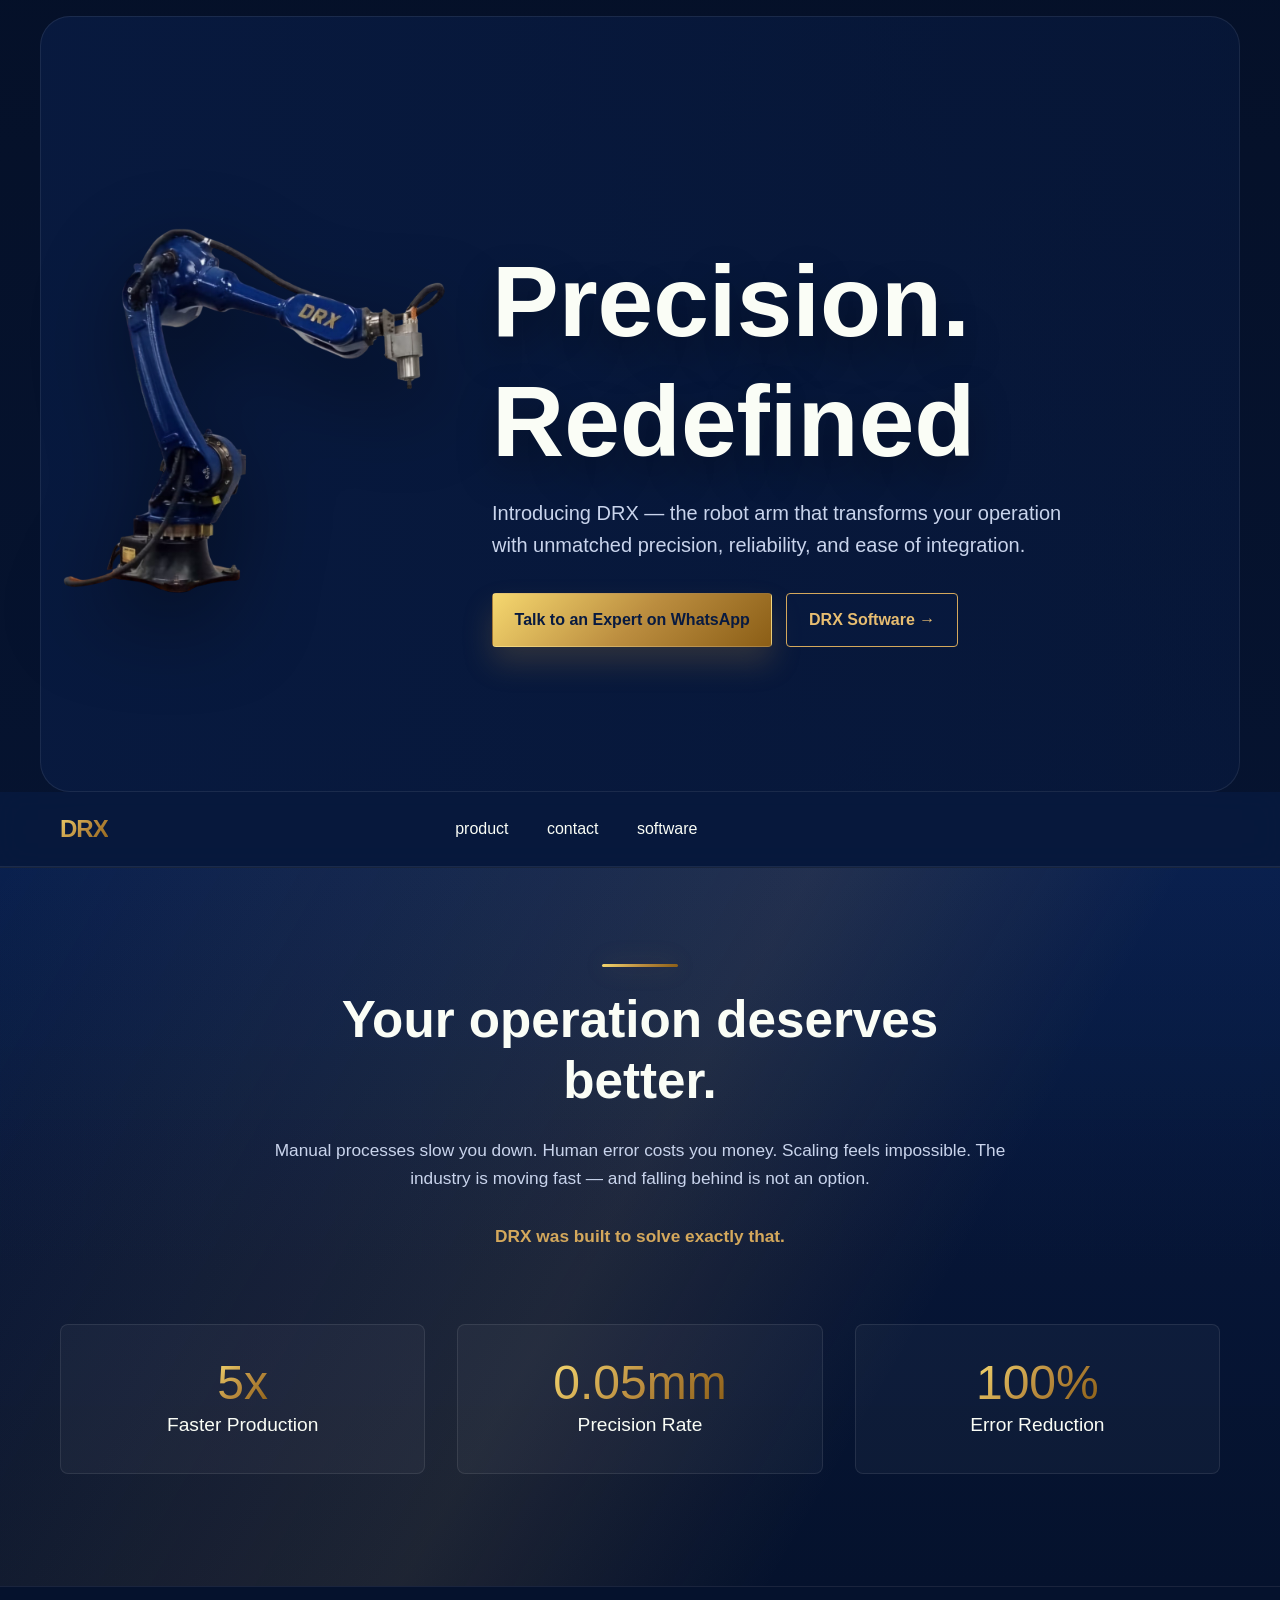
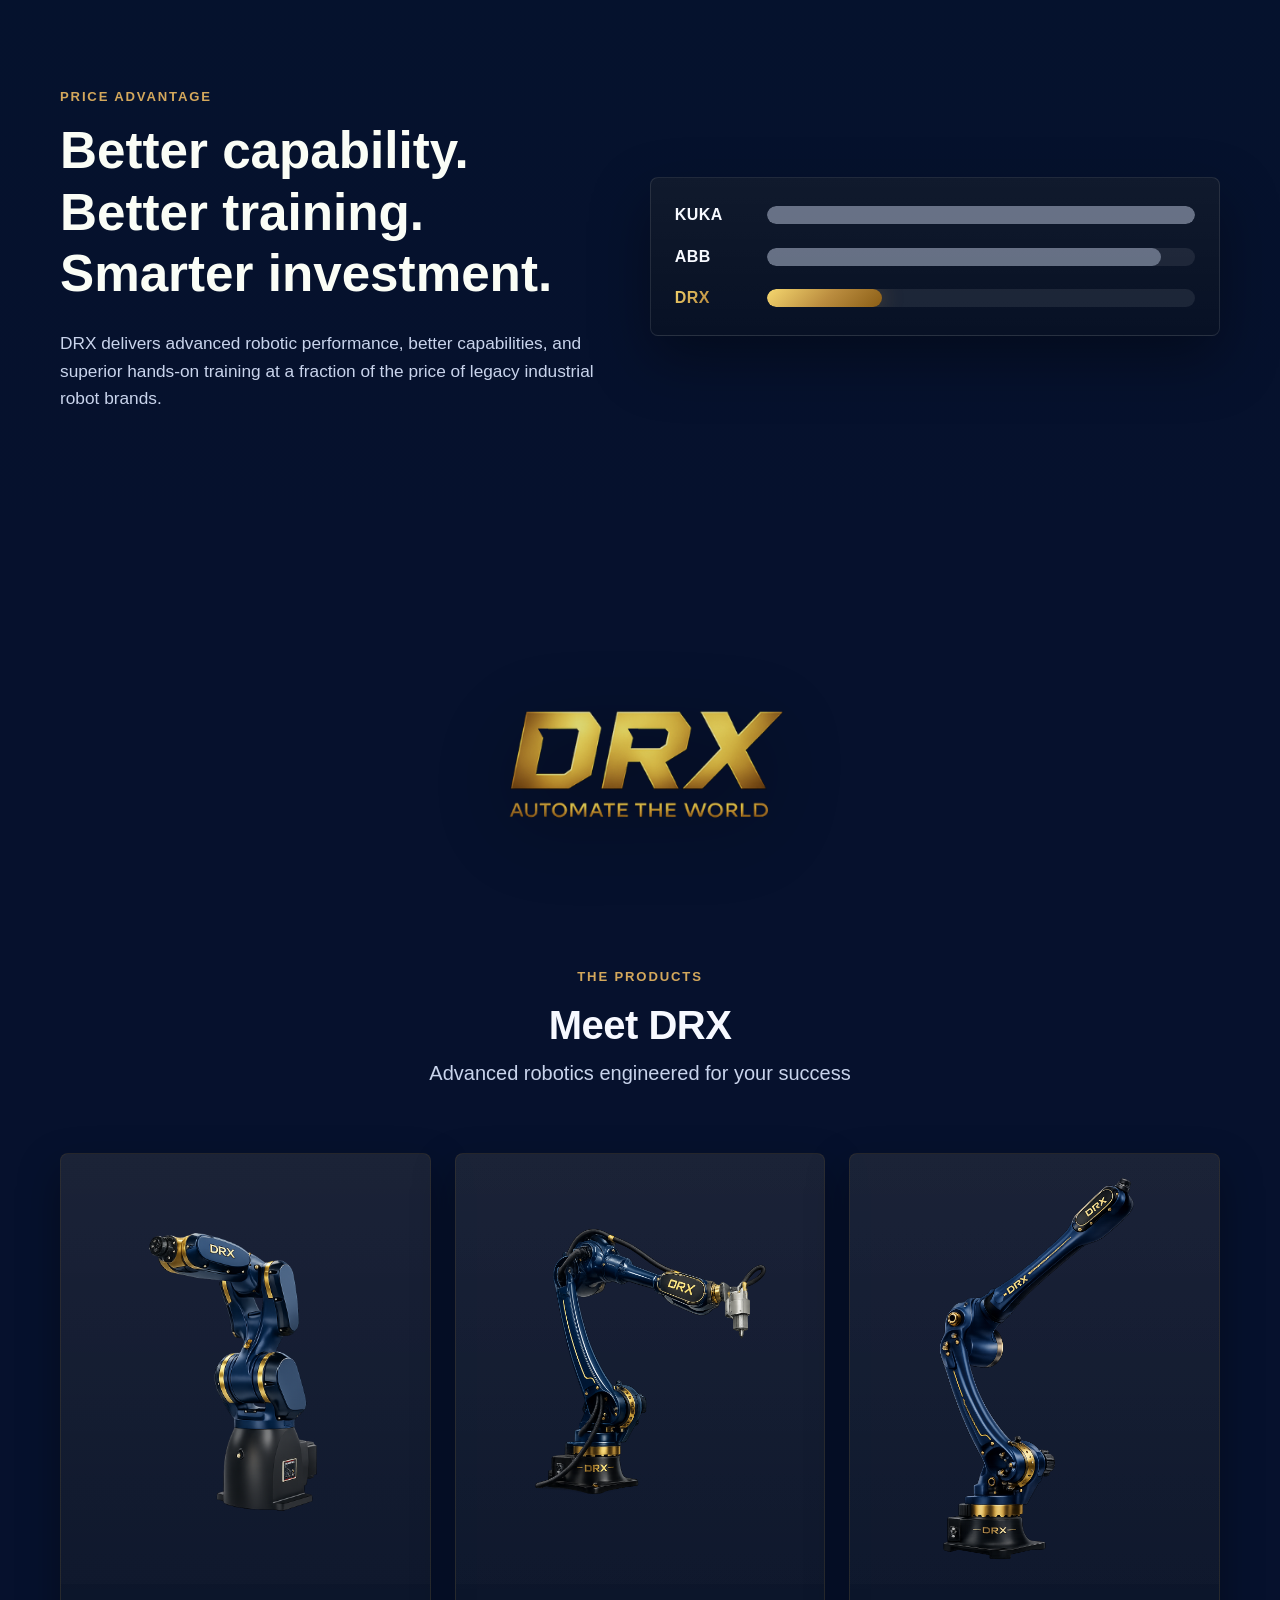
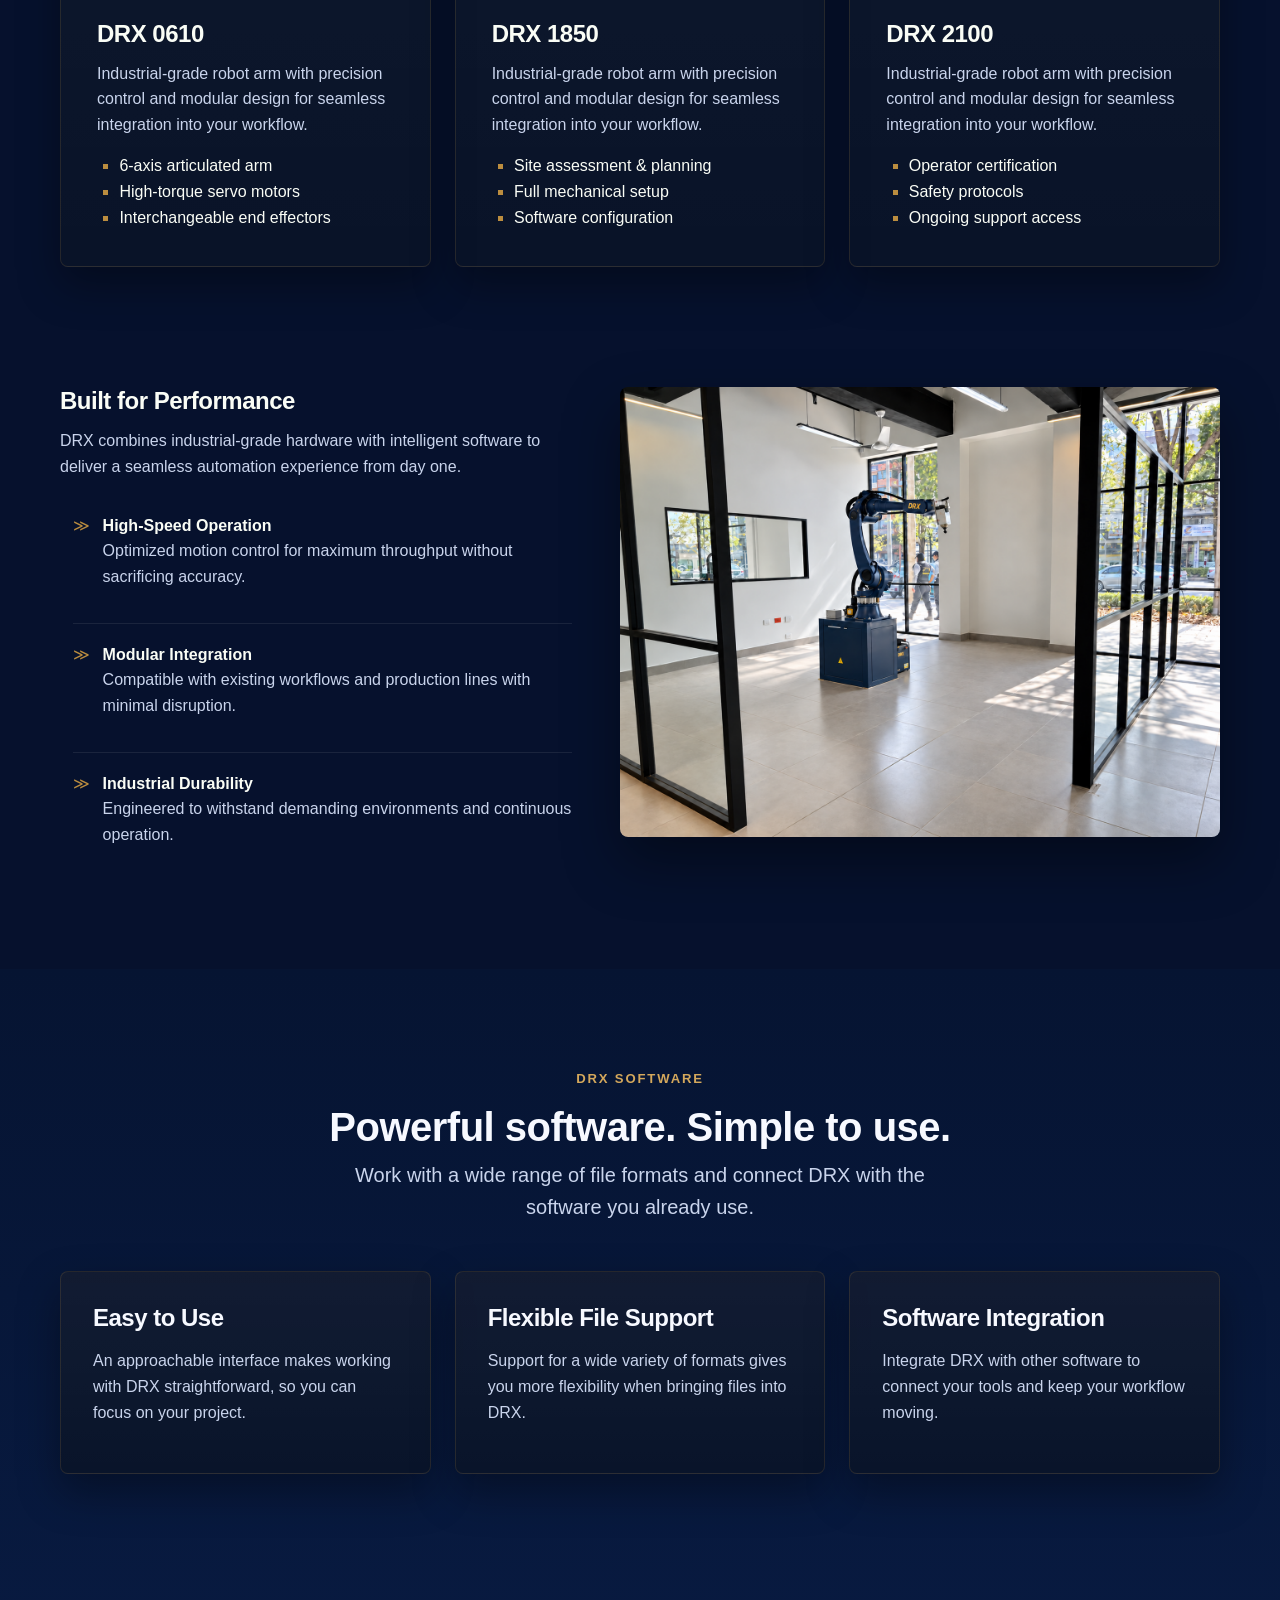
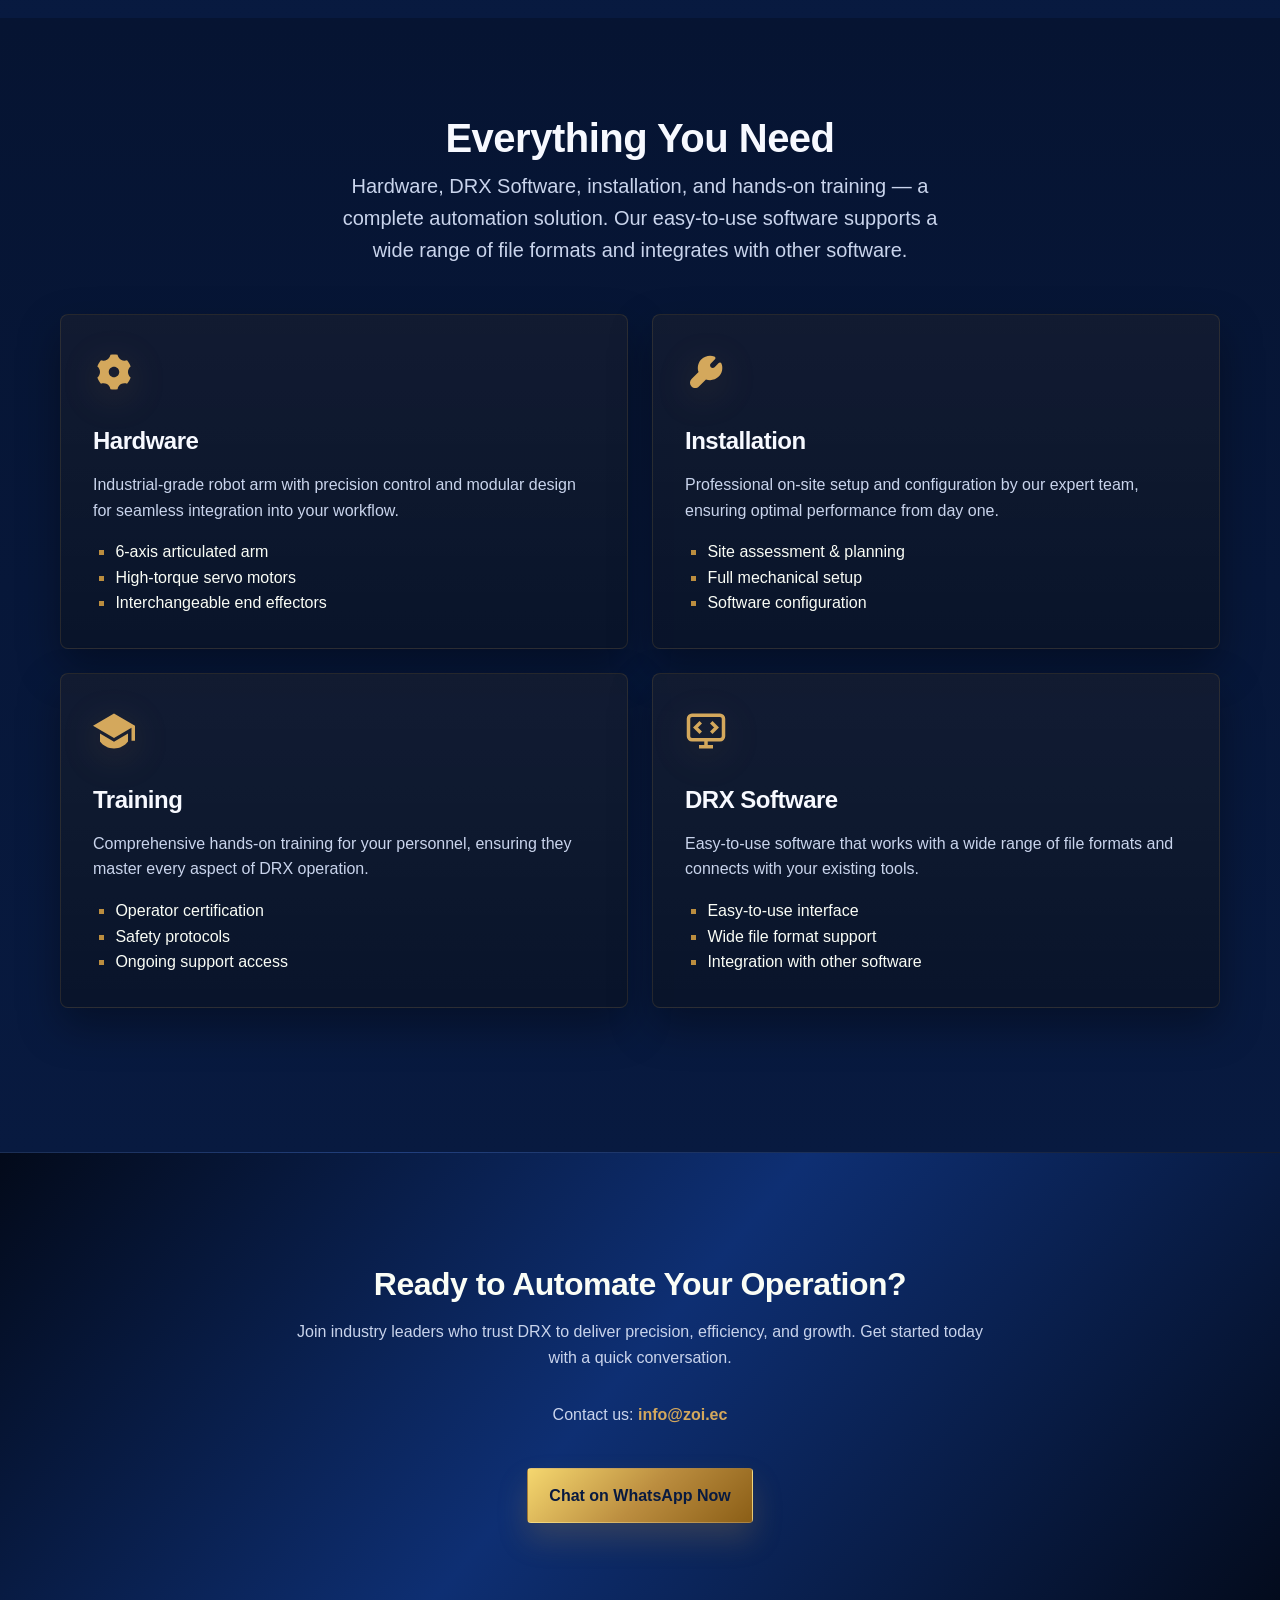
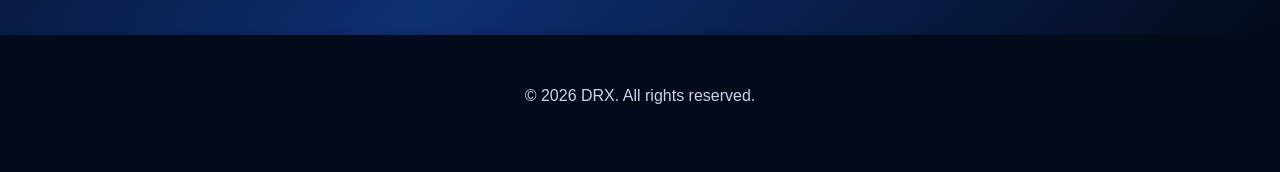
<file: index.html>
<!doctype html>
<html lang="en">
    <head>
        <meta charset="UTF-8" />
        <meta name="viewport" content="width=device-width, initial-scale=1" />
        <title>DRX - Automate Your World</title>
        <link rel="icon" type="image/png" href="img/DRX_favicon_x.png" />
        <link rel="apple-touch-icon" href="img/DRX_favicon_x.png" />
        <!-- Google tag (gtag.js) -->
        <script async src="https://www.googletagmanager.com/gtag/js?id=G-7HXJJ2K8JB"></script>
        <script>
            window.dataLayer = window.dataLayer || [];
            function gtag(){dataLayer.push(arguments);}
            gtag('js', new Date());

            gtag('config', 'G-7HXJJ2K8JB');
        </script>
        <link href="css/style.css?v=2afd2c19a902" rel="stylesheet" />
        <script src="js/main.js" defer></script>
    </head>
    <body>
        <!-- Hero Section -->
        <section class="hero">
            <div class="container">
                <div class="hero-video">
                  <video src="video/test-hero.mp4" muted autoplay loop></video>
                </div>
                <div class="hero-visual">
                    <img src="img/robot-arm.png" alt="DRX arm" />
                </div>
                <div class="hero-content">
                    <h1 class="hero-title">Precision. Redefined</h1>
                    <p class="hero-subtitle">
                        Introducing DRX — the robot arm that transforms your
                        operation with unmatched precision, reliability, and
                        ease of integration.
                    </p>
                    <div class="hero-actions">
                    <a
                        href="https://wa.me/17866532671?text=Hi%20ZOI%2C%20I%27m%20interested%20in%20learning%20more%20about%20DRX"
                        target="_blank"
                        rel="noopener"
                        class="cta-button cta-primary"
                        >Talk to an Expert on WhatsApp</a
                    >
                    <a href="/software/" class="cta-button cta-software">DRX Software →</a>
                    </div>
                </div>
            </div>
        </section>

        <!-- Navigation -->
        <nav class="navbar">
            <div class="container">
                <div class="nav-wrapper">
                    <div class="logo-wrapper">
                        <div class="logo">DRX</div>
                    </div>
                    <ul class="nav-links">
                        <li>
                            <a class="nav-link" href="#product">product</a>
                        </li>
                        <li>
                            <a class="nav-link" href="#contact">contact</a>
                        </li>
                        <li>
                            <a class="nav-link" href="/software/">software</a>
                        </li>
                    </ul>
                    <a
                        href="https://wa.me/17866532671?text=Hi%20ZOI%2C%20I%27m%20interested%20in%20learning%20more%20about%20DRX"
                        target="_blank"
                        rel="noopener"
                        class="nav-cta"
                        >Chat on WhatsApp</a
                    >
                </div>
            </div>
        </nav>
        <!-- Problem -->
        <section class="problem">
            <div class="container">
                <div class="problem-content">
                    <h2>Your operation deserves better.</h2>
                    <p>
                        Manual processes slow you down. Human error costs you
                        money. Scaling feels impossible. The industry is moving
                        fast — and falling behind is not an option.
                    </p>
                    <p class="problem-highlight">
                        DRX was built to solve exactly that.
                    </p>
                </div>
                <div class="problem-stats">
                    <div class="stat-card">
                        <span class="stat-number">5x</span>
                        <span class="stat-label">Faster Production</span>
                    </div>
                    <div class="stat-card">
                        <span class="stat-number">0.05mm</span>
                        <span class="stat-label">Precision Rate</span>
                    </div>
                    <div class="stat-card">
                        <span class="stat-number">100%</span>
                        <span class="stat-label">Error Reduction</span>
                    </div>
                </div>
            </div>
        </section>
        <!-- Price Advantage -->
        <section class="price-advantage">
            <div class="container">
                <div class="price-copy">
                    <span class="section-tag">Price Advantage</span>
                    <h2>Better capability. Better training. Smarter investment.</h2>
                    <p>
                        DRX delivers advanced robotic performance, better
                        capabilities, and superior hands-on training at a
                        fraction of the price of legacy industrial robot brands.
                    </p>
                </div>
                <div
                    class="price-chart"
                    aria-label="Visual price comparison without displayed values"
                >
                    <div class="price-row competitor">
                        <span class="price-brand">KUKA</span>
                        <span class="price-bar">
                            <span style="--bar-size: 100%"></span>
                        </span>
                    </div>
                    <div class="price-row competitor">
                        <span class="price-brand">ABB</span>
                        <span class="price-bar">
                            <span style="--bar-size: 92%"></span>
                        </span>
                    </div>
                    <div class="price-row drx">
                        <span class="price-brand">DRX</span>
                        <span class="price-bar">
                            <span style="--bar-size: 27%"></span>
                        </span>
                    </div>
                </div>
            </div>
        </section>
        <!-- ======= PRODUCT SHOWCASE SECTION ======= -->
        <section class="product-showcase" id="product">
            <div class="container">
                <div class="section-header">
                    <img
                        src="./img/DRX_logo_transparent.png"
                        alt="DRX Automate the World"
                        class="product-brand-logo"
                    />
                    <span class="section-tag">The Products</span>
                    <h2>Meet DRX</h2>
                    <p>Advanced robotics engineered for your success</p>
                </div>
                <div class="cards-grid">
                    <div class="card product-card">
                        <img
                            src="./img/robot-arms.png"
                            alt="Robot pequeño imagen"
                            class="solution-card__img"
                        />
                        <div class="card__content">
                            <h3>DRX 0610</h3>
                            <p>
                                Industrial-grade robot arm with precision
                                control and modular design for seamless
                                integration into your workflow.
                            </p>
                            <ul class="included-features">
                                <li>6-axis articulated arm</li>
                                <li>High-torque servo motors</li>
                                <li>Interchangeable end effectors</li>
                            </ul>
                        </div>
                    </div>
                    <div class="card product-card">
                        <img
                            src="./img/robot-armm.png"
                            alt="Robot pequeño imagen"
                            class="solution-card__img"
                        />
                        <div class="card__content">
                            <h3>DRX 1850</h3>
                            <p>
                                Industrial-grade robot arm with precision
                                control and modular design for seamless
                                integration into your workflow.
                            </p>
                            <ul class="included-features">
                                <li>Site assessment & planning</li>
                                <li>Full mechanical setup</li>
                                <li>Software configuration</li>
                            </ul>
                        </div>
                    </div>
                    <div class="card product-card">
                        <img
                            src="./img/robot-arml.png"
                            alt="Robot pequeño imagen"
                            class="solution-card__img"
                        />
                        <div class="card__content">
                            <h3>DRX 2100</h3>
                            <p>
                                Industrial-grade robot arm with precision
                                control and modular design for seamless
                                integration into your workflow.
                            </p>
                            <ul class="included-features">
                                <li>Operator certification</li>
                                <li>Safety protocols</li>
                                <li>Ongoing support access</li>
                            </ul>
                        </div>
                    </div>
                </div>
                <div class="product-main">
                    <div class="product-visual">
                        <div class="product-image-wrapper">
                            <img
                                src="./img/robot-real-enhanced-v3.png"
                                alt="DRX Robot Arm"
                                class="product-image"
                            />
                        </div>
                    </div>
                    <div class="product-specs">
                        <h3>Built for Performance</h3>
                        <p>
                            DRX combines industrial-grade hardware with
                            intelligent software to deliver a seamless
                            automation experience from day one.
                        </p>
                        <ul class="specs-list">
                            <li>
                                <span class="spec-icon">&gg;</span>
                                <div>
                                    <strong>High-Speed Operation</strong>
                                    <p>
                                        Optimized motion control for maximum
                                        throughput without sacrificing accuracy.
                                    </p>
                                </div>
                            </li>
                           
                            <li>
                                <span class="spec-icon">&gg;</span>
                                <div>
                                    <strong>Modular Integration</strong>
                                    <p>
                                        Compatible with existing workflows and
                                        production lines with minimal
                                        disruption.
                                    </p>
                                </div>
                            </li>
                            <li>
                                <span class="spec-icon">&gg;</span>
                                <div>
                                    <strong>Industrial Durability</strong>
                                    <p>
                                        Engineered to withstand demanding
                                        environments and continuous operation.
                                    </p>
                                </div>
                            </li>
                        </ul>
                    </div>
                </div>
            </div>
        </section>

        <!-- DRX Software -->
        <section class="solution-showcase" id="software" aria-labelledby="software-title">
            <div class="container">
                <div class="section-header">
                    <span class="section-tag">DRX Software</span>
                    <h2 id="software-title">Powerful software. Simple to use.</h2>
                    <p>
                        Work with a wide range of file formats and connect DRX
                        with the software you already use.
                    </p>
                </div>
                <div class="cards-grid">
                    <div class="card solution-card">
                        <h3>Easy to Use</h3>
                        <p>
                            An approachable interface makes working with DRX
                            straightforward, so you can focus on your project.
                        </p>
                    </div>
                    <div class="card solution-card">
                        <h3>Flexible File Support</h3>
                        <p>
                            Support for a wide variety of formats gives you
                            more flexibility when bringing files into DRX.
                        </p>
                    </div>
                    <div class="card solution-card">
                        <h3>Software Integration</h3>
                        <p>
                            Integrate DRX with other software to connect your
                            tools and keep your workflow moving.
                        </p>
                    </div>
                </div>
            </div>
        </section>

        <!-- solution Showcase Section -->
        <section class="solution-showcase solution-package">
            <div class="container">
                <div class="section-header">
                    <h2>Everything You Need</h2>
                    <p>
                        Hardware, DRX Software, installation, and hands-on
                        training — a complete automation solution. Our
                        easy-to-use software supports a wide range of file
                        formats and integrates with other software.
                    </p>
                </div>

                <div class="cards-grid">
                    <div class="card solution-card">
                        <div class="solution-icon"><svg xmlns="http://www.w3.org/2000/svg" viewBox="0 0 24 24" fill="currentColor"><path d="M9.95401 2.2106C11.2876 1.93144 12.6807 1.92263 14.0449 2.20785C14.2219 3.3674 14.9048 4.43892 15.9997 5.07103C17.0945 5.70313 18.364 5.75884 19.4566 5.3323C20.3858 6.37118 21.0747 7.58203 21.4997 8.87652C20.5852 9.60958 19.9997 10.736 19.9997 11.9992C19.9997 13.2632 20.5859 14.3902 21.5013 15.1232C21.29 15.7636 21.0104 16.3922 20.6599 16.9992C20.3094 17.6063 19.9049 18.1627 19.4559 18.6659C18.3634 18.2396 17.0943 18.2955 15.9997 18.9274C14.9057 19.559 14.223 20.6294 14.0453 21.7879C12.7118 22.067 11.3187 22.0758 9.95443 21.7906C9.77748 20.6311 9.09451 19.5595 7.99967 18.9274C6.90484 18.2953 5.63539 18.2396 4.54272 18.6662C3.61357 17.6273 2.92466 16.4164 2.49964 15.1219C3.41412 14.3889 3.99968 13.2624 3.99968 11.9992C3.99968 10.7353 3.41344 9.60827 2.49805 8.87524C2.70933 8.23482 2.98894 7.60629 3.33942 6.99923C3.68991 6.39217 4.09443 5.83576 4.54341 5.33257C5.63593 5.75881 6.90507 5.703 7.99967 5.07103C9.09364 4.43942 9.7764 3.3691 9.95401 2.2106ZM11.9997 14.9992C13.6565 14.9992 14.9997 13.6561 14.9997 11.9992C14.9997 10.3424 13.6565 8.99923 11.9997 8.99923C10.3428 8.99923 8.99967 10.3424 8.99967 11.9992C8.99967 13.6561 10.3428 14.9992 11.9997 14.9992Z"></path></svg></div>
                        <h3>Hardware</h3>
                        <p>
                            Industrial-grade robot arm with precision control
                            and modular design for seamless integration into
                            your workflow.
                        </p>
                        <ul class="included-features">
                            <li>6-axis articulated arm</li>
                            <li>High-torque servo motors</li>
                            <li>Interchangeable end effectors</li>
                        </ul>
                    </div>
                    <div class="card solution-card">
                        <div class="solution-icon"><svg xmlns="http://www.w3.org/2000/svg" viewBox="0 0 24 24" fill="currentColor"><path d="M19.2486 6.87221C19.4894 6.63146 19.8364 6.52969 20.1691 6.60221C20.5017 6.67474 20.7748 6.91221 20.8935 7.23129C21.8177 9.71627 21.2825 12.6245 19.2824 14.6248C17.3072 16.6001 14.4469 17.1462 11.9814 16.269L7.96873 20.2817C6.79716 21.4533 4.89766 21.4533 3.72609 20.2817C2.55452 19.1101 2.55452 17.2106 3.72609 16.039L7.73878 12.0264C6.8616 9.56086 7.40766 6.70062 9.38295 4.72534C11.3798 2.72875 14.2813 2.19203 16.7634 3.10949C17.0831 3.22767 17.3209 3.50092 17.3938 3.83386C17.4666 4.16665 17.3647 4.51341 17.1238 4.75434L14.7677 7.11044C14.1823 7.69617 14.1823 8.64605 14.7677 9.23176C15.3534 9.81746 16.3032 9.81728 16.889 9.23176L19.2486 6.87221Z"></path></svg></div>
                        <h3>Installation</h3>
                        <p>
                            Professional on-site setup and configuration by our
                            expert team, ensuring optimal performance from day
                            one.
                        </p>
                        <ul class="included-features">
                            <li>Site assessment & planning</li>
                            <li>Full mechanical setup</li>
                            <li>Software configuration</li>
                        </ul>
                    </div>
                    <div class="card solution-card">
                        <div class="solution-icon"><svg xmlns="http://www.w3.org/2000/svg" viewBox="0 0 24 24" fill="currentColor"><path d="M12 2 0 9 12 16 22 10.1667V17.5H24V9L12 2ZM3.99902 13.4905V18.0001C5.82344 20.429 8.72812 22.0001 11.9998 22.0001 15.2714 22.0001 18.1761 20.429 20.0005 18.0001L20.0001 13.4913 12.0003 18.1579 3.99902 13.4905Z"></path></svg></div>
                        <h3>Training</h3>
                        <p>
                            Comprehensive hands-on training for your personnel,
                            ensuring they master every aspect of DRX operation.
                        </p>
                        <ul class="included-features">
                            <li>Operator certification</li>
                            <li>Safety protocols</li>
                            <li>Ongoing support access</li>
                        </ul>
                    </div>
                    <div class="card solution-card">
                        <div class="solution-icon">
                            <svg xmlns="http://www.w3.org/2000/svg" viewBox="0 0 24 24" fill="none" stroke="currentColor" stroke-width="2" aria-hidden="true">
                                <rect x="2" y="3" width="20" height="14" rx="2" />
                                <path d="M8 21h8M12 17v4M9 7l-3 3 3 3M15 7l3 3-3 3" />
                            </svg>
                        </div>
                        <h3>DRX Software</h3>
                        <p>
                            Easy-to-use software that works with a wide range
                            of file formats and connects with your existing tools.
                        </p>
                        <ul class="included-features">
                            <li>Easy-to-use interface</li>
                            <li>Wide file format support</li>
                            <li>Integration with other software</li>
                        </ul>
                    </div>
                </div>
            </div>
        </section>

        <!-- Final CTA Section -->
        <section class="final-cta" id="contact">
            <div class="container">
                <div class="cta-content">
                    <h2>Ready to Automate Your Operation?</h2>
                    <p>
                        Join industry leaders who trust DRX to deliver
                        precision, efficiency, and growth. Get started today
                        with a quick conversation.
                    </p>
                    <p class="contact-email">
                        Contact us:
                        <a href="mailto:info@zoi.ec">info@zoi.ec</a>
                    </p>
                    <a
                        href="https://wa.me/17866532671?text=Hi%20ZOI%2C%20I%27m%20interested%20in%20learning%20more%20about%20DRX"
                        target="_blank"
                        rel="noopener"
                        class="cta-button cta-primary cta-large"
                        >Chat on WhatsApp Now</a
                    >
                </div>
            </div>
        </section>

        <!-- Footer -->
        <footer class="footer">
            <div class="container">
                <p>&copy; 2026 DRX. All rights reserved.</p>
            </div>
        </footer>
    </body>
</html>
</file>
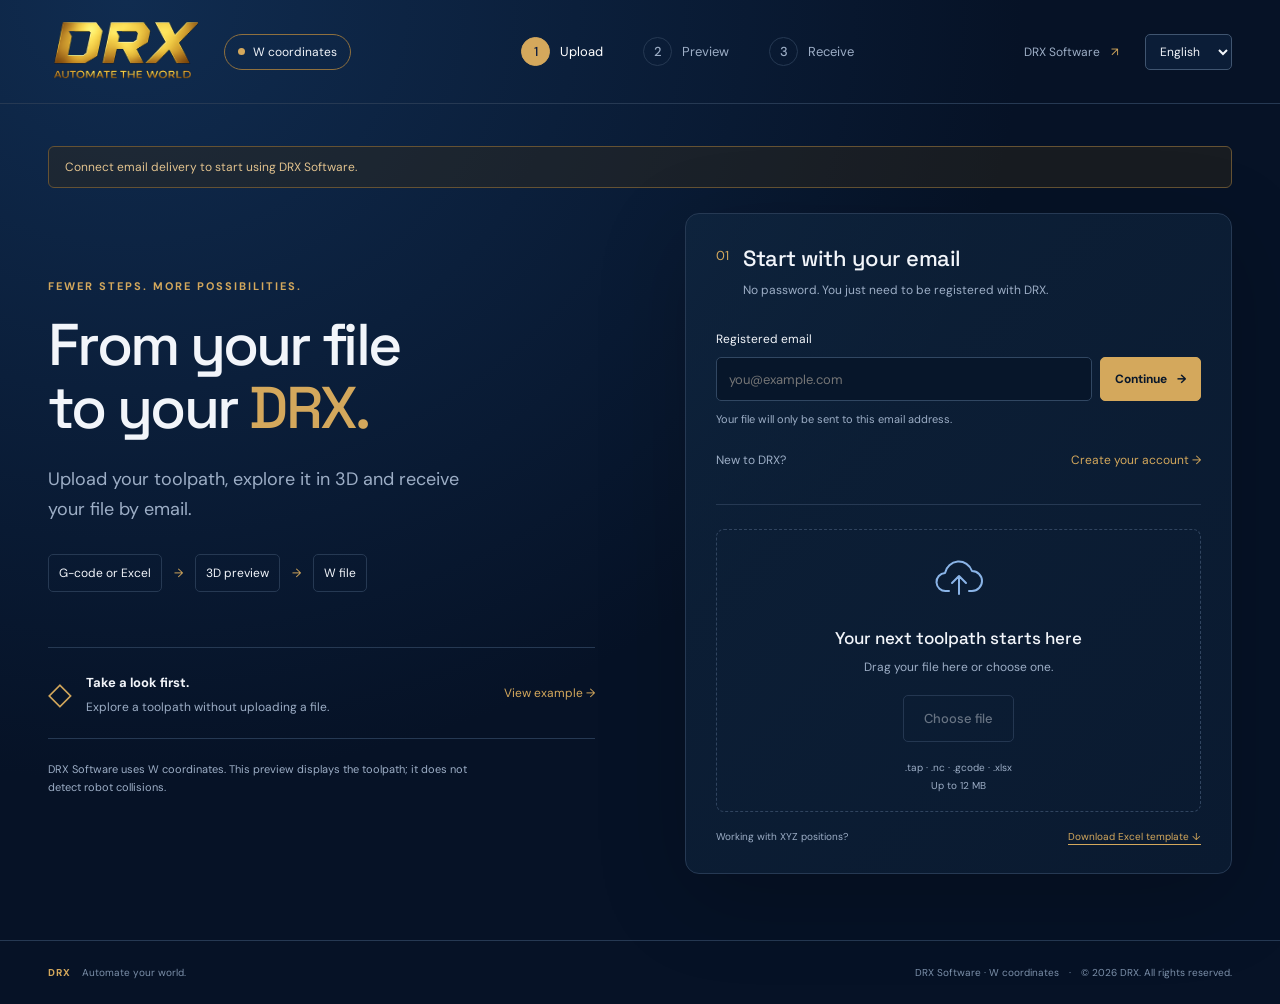
<file: software/index.html>
<!doctype html>
<html lang="en">
<head>
  <meta charset="utf-8"><meta name="viewport" content="width=device-width,initial-scale=1">
  <title>DRX Software · From file to robot</title>
  <meta name="description" content="Upload G-code or Excel, preview its toolpath and request your DRX W file.">
  <link rel="icon" href="assets/DRX_favicon_x.png"><link rel="stylesheet" href="style.css?v=9220670e9ce7">
  <script src="config.js" defer></script><script src="i18n.js?v=07f42b739bef" defer></script><script src="app.js?v=e7cbe1fcbe91" defer></script>
</head>
<body>
  <header class="topbar">
    <a class="brand" href="../" aria-label="DRX Software home"><img src="assets/drx-logo.png" alt="DRX logo"></a>
    <span class="profile"><span class="status-dot"></span>W coordinates</span>
    <nav aria-label="Steps"><ol class="steps"><li class="active" id="step1"><b>1</b><span>Upload</span></li><li id="step2"><b>2</b><span>Preview</span></li><li id="step3"><b>3</b><span>Receive</span></li></ol></nav>
    <a class="back-link" href="./">DRX Software <span aria-hidden="true">↗</span></a>
    <label class="language-control" data-no-translate><span class="sr-only">Language / Idioma</span><select id="language" aria-label="Language / Idioma"><option value="en">English</option><option value="es">Español</option></select></label>
  </header>
  <main>
    <div class="environment" id="environment" hidden><span id="environment-message">Connect email delivery to start using DRX Software.</span> </div>
    <div role="alert" id="error" class="error" hidden></div>
    <section id="start" class="start">
      <div class="intro"><p class="eyebrow">FEWER STEPS. MORE POSSIBILITIES.</p><h1>From your file<br>to your <span>DRX.</span></h1><p class="lead">Upload your toolpath, explore it in 3D and receive your file by email.</p><div class="flow"><span>G-code or Excel</span><i>→</i><span>3D preview</span><i>→</i><span>W file</span></div>
        <div class="example-card"><span class="mini-icon" aria-hidden="true">◇</span><div><strong>Take a look first.</strong><p>Explore a toolpath without uploading a file.</p></div><button id="example" class="text-button">View example <span aria-hidden="true">→</span></button></div>
        <p class="subtle intro-note">DRX Software uses W coordinates. This preview displays the toolpath; it does not detect robot collisions.</p>
      </div>
      <div class="upload-panel">
        <div class="panel-heading"><span class="number">01</span><div><h2>Start with your email</h2><p>No password. You just need to be registered with DRX.</p></div></div>
        <form id="email-form" novalidate><label for="email">Registered email</label><div class="email-row"><input type="email" id="email" autocomplete="email" placeholder="you@example.com" required maxlength="254"><button type="submit" id="verify" class="button small">Continue <span aria-hidden="true">→</span></button></div><p id="email-status" class="field-note" aria-live="polite">Your file will only be sent to this email address.</p></form>
        <div class="membership-card" id="membership-card" hidden aria-live="polite"><strong id="membership-title"></strong><p id="membership-detail"></p><a id="membership-contact" href="https://wa.me/17866532671" target="_blank" rel="noopener noreferrer" hidden>Contact DRX →</a></div>
        <div class="membership-actions"><span>New to DRX?</span><button id="open-registration" type="button" class="text-button">Create your account →</button></div>
        <section id="registration" class="registration" hidden aria-labelledby="registration-title">
          <h2 id="registration-title" tabindex="-1">Register with DRX</h2><p class="subtle">Choose monthly or annual membership. DRX confirms payment and activates your access manually. No automatic charges.</p>
          <p class="field-note">All fields are required.</p>
          <form id="registration-form">
            <div class="registration-grid">
              <label>First name<input name="firstName" autocomplete="given-name" required maxlength="100"></label>
              <label>Last name<input name="lastName" autocomplete="family-name" required maxlength="100"></label>
              <label class="full">Email<input name="email" type="email" autocomplete="email" required maxlength="254"></label>
              <label class="full">Requested membership<select name="plan" required><option value="monthly">Monthly</option><option value="annual">Annual</option></select></label>
            </div>
            <section class="registration-extra" aria-labelledby="registration-profile-title"><h3 id="registration-profile-title">Company and robot details</h3><div class="registration-grid">
              <label>Company<input name="company" autocomplete="organization" maxlength="240" required></label><label>Country<input name="country" autocomplete="country-name" maxlength="100" required></label>
              <label>Phone / WhatsApp<input name="phone" type="tel" autocomplete="tel" maxlength="60" required></label><label>Industry<input name="industry" maxlength="120" required></label>
              <label class="full">Robot model<input name="robotModel" maxlength="120" required></label><label class="full">How will you use DRX?<textarea name="intendedUse" maxlength="500" rows="3" required></textarea></label>
            </div></section>
            <label class="consent"><input name="acknowledged" type="checkbox" required><span>I request registration with DRX and understand that membership requires payment confirmation and manual activation.</span></label>
          </form>
          <div class="registration-buttons"><button class="button" id="register-submit" type="submit" form="registration-form">Register →</button><button class="button outline" id="close-registration" type="button">Back</button></div>
          <p id="registration-status" class="field-note" role="status"></p>
        </section>
        <div class="separator"></div>
        <div id="dropzone" class="dropzone locked"><svg aria-hidden="true" viewBox="0 0 48 48" fill="none"><path d="M14 34H11a9 9 0 0 1-1-18 14 14 0 0 1 27-2 10 10 0 0 1 0 20h-3M24 37V19m-7 7 7-7 7 7" stroke="currentColor" stroke-width="2" stroke-linecap="round" stroke-linejoin="round"/></svg><h3>Your next toolpath starts here</h3><p>Drag your file here or choose one.</p><button id="choose" class="button outline" disabled>Choose file</button><input type="file" id="file" accept=".tap,.nc,.gcode,.xlsx" hidden><p class="formats">.tap · .nc · .gcode · .xlsx<br>Up to 12 MB</p></div>
        <div class="template-line"><span>Working with XYZ positions?</span><a href="examples/drx-positions-template.xlsx" download>Download Excel template ↓</a></div>
      </div>
    </section>
    <section id="review" class="review" hidden>
      <div class="review-heading"><div><p class="eyebrow" id="preview-type">TOOLPATH PREVIEW</p><h1>See it from another angle.</h1><p id="filename" class="subtle"></p></div><button id="change-file" class="button outline">Change file</button></div>
      <div class="workspace"><div class="visual-column"><div class="viewport"><div class="view-toolbar"><span class="view-badge">XYZ <span>· mm</span></span><div><button id="top-view" class="view-button">Top</button><button id="free-view" class="view-button selected">Orbit</button><button id="fit-view" class="view-button" aria-label="Fit toolpath to view">⛶</button></div></div><canvas id="canvas" tabindex="0" aria-label="3D toolpath preview. Drag to rotate and scroll to zoom. Use arrow keys to rotate, plus and minus to zoom."></canvas><span class="canvas-hint">Drag to rotate · Scroll to zoom</span></div>
        <div class="playback"><button id="play" class="play-button" aria-label="Play toolpath">▶</button><input id="timeline" type="range" min="1" max="100" value="100" aria-label="Toolpath position"><span id="point-label">0 / 0</span><div class="speed-control"><button id="speed-toggle" class="speed-toggle" type="button" aria-label="Preview playback speed" aria-haspopup="listbox" aria-expanded="false" aria-controls="speed-menu"><span id="speed-label">1×</span><svg viewBox="0 0 16 16" width="14" height="14" aria-hidden="true"><path d="m4 6 4 4 4-4" fill="none" stroke="currentColor" stroke-width="1.5" stroke-linecap="round" stroke-linejoin="round"/></svg></button><div id="speed-menu" class="speed-menu" role="listbox" aria-label="Speed options" hidden><button type="button" role="option" data-speed="0.1" aria-selected="false" tabindex="-1"><span>0.1×</span><small>Fine review</small></button><button type="button" role="option" data-speed="0.25" aria-selected="false" tabindex="-1"><span>0.25×</span><small>Slow</small></button><button type="button" role="option" data-speed="0.5" aria-selected="false" tabindex="-1"><span>0.5×</span><small>Half speed</small></button><button type="button" role="option" data-speed="1" aria-selected="true" tabindex="-1"><span>1×</span><small>Normal</small></button><button type="button" role="option" data-speed="2" aria-selected="false" tabindex="-1"><span>2×</span><small>Fast</small></button><button type="button" role="option" data-speed="4" aria-selected="false" tabindex="-1"><span>4×</span><small>Faster</small></button><button type="button" role="option" data-speed="10" aria-selected="false" tabindex="-1"><span>10×</span><small>Quick scan</small></button><button type="button" role="option" data-speed="20" aria-selected="false" tabindex="-1"><span>20×</span><small>Maximum</small></button></div><select id="play-speed" hidden aria-hidden="true" tabindex="-1"><option value="0.1">0.1×</option><option value="0.25">0.25×</option><option value="0.5">0.5×</option><option value="1" selected>1×</option><option value="2">2×</option><option value="4">4×</option><option value="10">10×</option><option value="20">20×</option></select></div></div>
        <div class="legend"><span><i class="gold-line"></i>Working toolpath</span><span><i class="blue-line"></i>G0 travel</span><span><i class="base-circle"></i>Base Ø 500 mm</span><span><i class="reach-circle"></i>Reach R 1,900 mm · 310° rotation · rear opening (−X)</span></div>
      </div>
      <aside class="summary"><p class="eyebrow">YOUR FILE AT A GLANCE</p><h2>Toolpath summary</h2><div class="metric"><span>XYZ positions</span><strong id="count">—</strong></div><div class="metric"><span>Expected files</span><strong id="part-count">—</strong></div><div class="dimensions" id="bounds"></div><div class="profile-card"><span class="status-dot"></span><div><strong>DRX W profile</strong><p>Reference orientation and speed are preset.</p></div></div>
        <details class="checks"><summary>Conversion conditions</summary><ul id="warnings"></ul></details><p class="error inline" id="export-issue" hidden></p>
        <label class="consent"><input type="checkbox" id="reviewed"><span>I reviewed the toolpath and the W profile conditions.</span></label><button id="submit-job" class="button wide" disabled>Generate and email my file <span aria-hidden="true">→</span></button><p class="delivery-note" id="delivery-note">DRX processes your file. We will confirm here once the email has been sent.</p><p class="job-status" id="job-status" role="status" aria-live="polite"></p>
      </aside></div>
    </section>
  </main>
  <footer><span><strong>DRX</strong> Automate your world.</span><span>DRX Software · W coordinates <i>·</i> © 2026 DRX. All rights reserved.</span></footer>
</body>
</html>
</file>
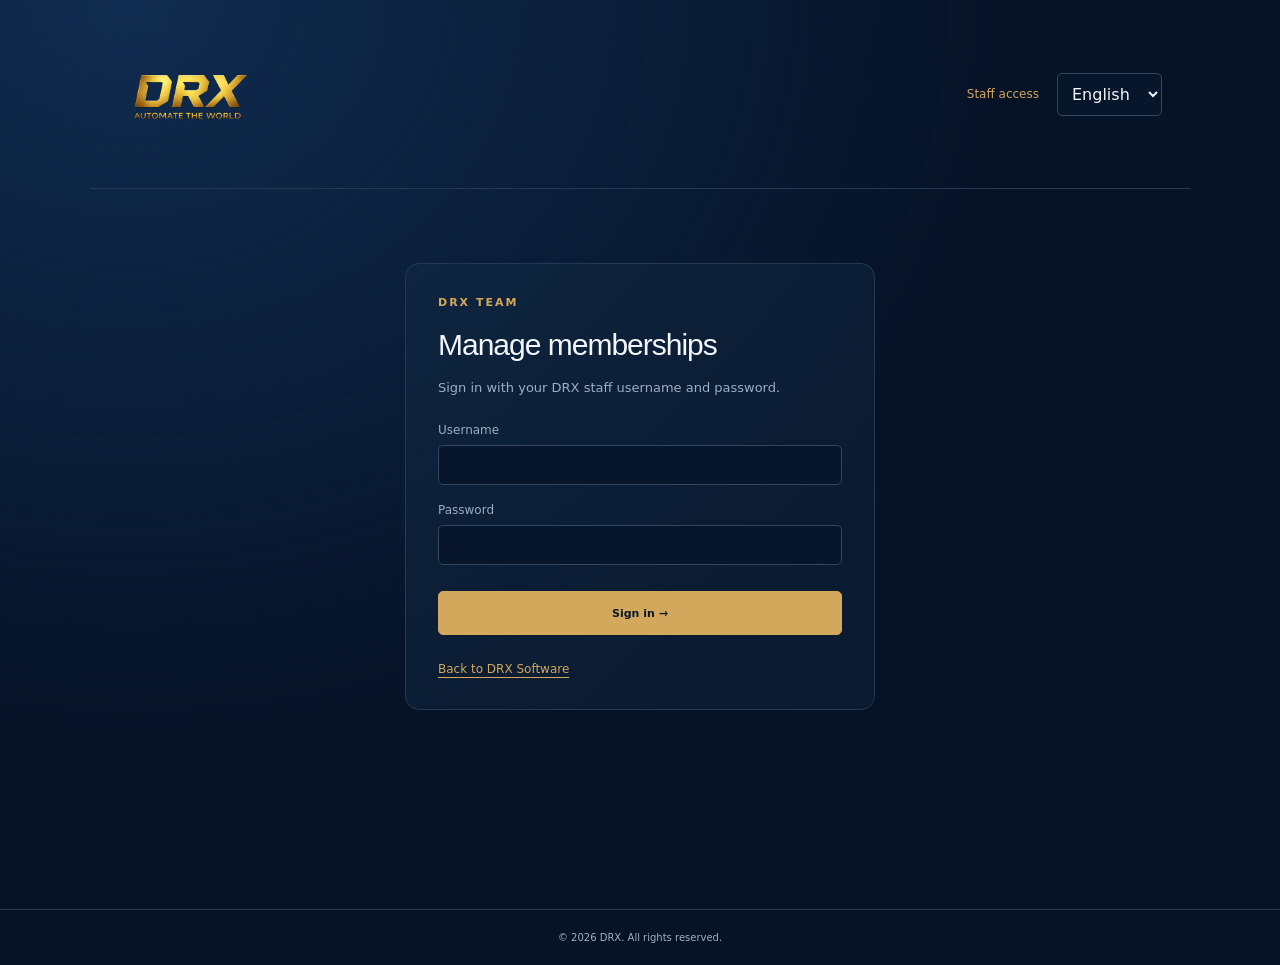
<file: software/admin/index.html>
<!doctype html>
<html lang="en">
<head>
<meta charset="utf-8"><meta name="viewport" content="width=device-width, initial-scale=1">
<meta name="robots" content="noindex,nofollow,noarchive"><meta name="referrer" content="no-referrer">
<meta http-equiv="Content-Security-Policy" content="default-src 'self'; script-src 'self'; connect-src 'self' https://drx-software-service.briny-swan-7773.chatgpt.site; style-src 'self' https://fonts.googleapis.com; font-src 'self' https://fonts.gstatic.com; img-src 'self'; base-uri 'none'; form-action 'none'">
<title>DRX · Staff access</title><link rel="icon" href="../assets/DRX_favicon_x.png"><link rel="stylesheet" href="../style.css?v=9220670e9ce7"><link rel="stylesheet" href="admin.css?v=4519b6a16eff">
<script src="../config.js" defer></script><script src="admin.js?v=7a4ab5ce4522" defer></script>
</head>
<body class="staff-page">
<header class="staff-header"><a href="../" aria-label="DRX Software"><img src="../assets/drx-logo.png" alt="DRX"></a><div><span class="staff-badge" data-i18n="Staff access">Staff access</span><select id="language" aria-label="Language / Idioma"><option value="en">English</option><option value="es">Español</option></select></div></header>
<main class="staff-main">
<section class="staff-card login-card" id="login-panel" aria-labelledby="login-title"><p class="eyebrow" data-i18n="DRX TEAM">DRX TEAM</p><h1 id="login-title" data-i18n="Manage memberships">Manage memberships</h1><p class="staff-description" data-i18n="Sign in with your DRX staff username and password.">Sign in with your DRX staff username and password.</p>
<form id="staff-login"><label><span data-i18n="Username">Username</span><input name="username" autocomplete="username" required maxlength="120"></label><label><span data-i18n="Password">Password</span><input name="password" type="password" autocomplete="current-password" required maxlength="256"></label><button class="button wide" id="login-submit" type="submit" data-i18n="Sign in →">Sign in →</button></form><p id="login-status" class="staff-status" role="status" aria-live="polite"></p><a class="staff-back" href="../" data-i18n="Back to DRX Software">Back to DRX Software</a></section>
<section class="staff-card" id="staff-panel" hidden aria-labelledby="staff-title"><div class="staff-heading"><div><p class="eyebrow" data-i18n="DRX TEAM">DRX TEAM</p><h1 id="staff-title" data-i18n="Membership approval">Membership approval</h1></div><button id="staff-logout" class="button outline" type="button" data-i18n="Sign out">Sign out</button></div><p class="staff-description" data-i18n="Use this form after DRX has confirmed payment. Registration alone does not activate access.">Use this form after DRX has confirmed payment. Registration alone does not activate access.</p>
<form id="membership-form"><fieldset id="membership-fields"><div class="staff-grid">
<label class="full"><span data-i18n="User email">User email</span><input name="email" type="email" autocomplete="off" required maxlength="254"></label>
<label><span data-i18n="Operation">Operation</span><select name="operation" required><option value="" disabled selected data-i18n="Select operation">Select operation</option><option value="activate" data-i18n="Activate">Activate</option><option value="renew" data-i18n="Renew">Renew</option></select></label>
<label><span data-i18n="Membership">Membership</span><select name="plan" required><option value="" disabled selected data-i18n="Select plan">Select plan</option><option value="monthly" data-i18n="Monthly">Monthly</option><option value="annual" data-i18n="Annual">Annual</option></select></label>
<label class="full"><span data-i18n="Unique payment reference">Unique payment reference</span><input name="paymentReference" autocomplete="off" required maxlength="120"><small data-i18n="Use the same reference for the same payment to avoid adding a second period.">Use the same reference for the same payment to avoid adding a second period.</small></label>
<label class="full"><span data-i18n="DRX responsible person">DRX responsible person</span><input name="confirmedBy" autocomplete="off" required maxlength="120"></label>
<label class="full"><span data-i18n="Internal notes (optional)">Internal notes (optional)</span><textarea name="notes" rows="3" maxlength="1000"></textarea></label>
</div><label class="consent"><input name="paymentConfirmed" type="checkbox" required><span data-i18n="DRX has verified this payment and I approve this membership operation.">DRX has verified this payment and I approve this membership operation.</span></label><button id="approve-submit" class="button wide" type="submit" data-i18n="Apply membership →">Apply membership →</button></fieldset></form><p id="approval-status" class="staff-status" role="status" aria-live="polite"></p><button id="new-operation" class="button outline" type="button" hidden data-i18n="New operation">New operation</button></section>
</main><footer class="staff-footer">© 2026 DRX. All rights reserved.</footer>
</body></html>
</file>
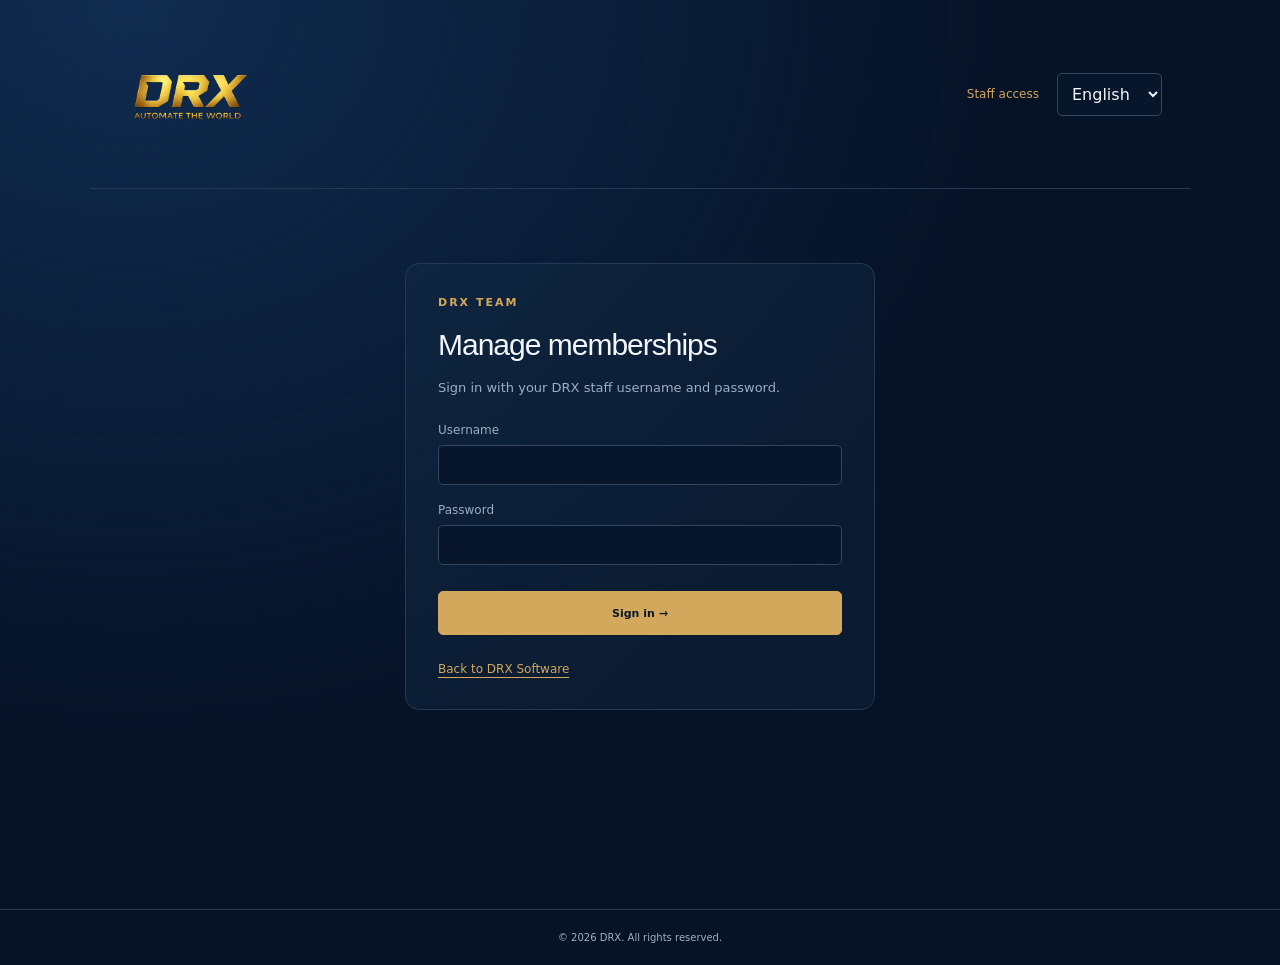
<file: drx-software/Web/software/admin/index.html>
<!doctype html>
<html lang="en">
<head>
<meta charset="utf-8"><meta name="viewport" content="width=device-width, initial-scale=1">
<meta name="robots" content="noindex,nofollow,noarchive"><meta name="referrer" content="no-referrer">
<meta http-equiv="Content-Security-Policy" content="default-src 'self'; script-src 'self'; connect-src 'self' https://drx-software-service.briny-swan-7773.chatgpt.site; style-src 'self' https://fonts.googleapis.com; font-src 'self' https://fonts.gstatic.com; img-src 'self'; base-uri 'none'; form-action 'none'">
<title>DRX · Staff access</title><link rel="icon" href="../../img/DRX_favicon_x.png"><link rel="stylesheet" href="../style.css"><link rel="stylesheet" href="admin.css">
<script src="../config.js" defer></script><script src="admin.js" defer></script>
</head>
<body class="staff-page">
<header class="staff-header"><a href="../" aria-label="DRX Software"><img src="../../img/drx-logo.png" alt="DRX"></a><div><span class="staff-badge" data-i18n="Staff access">Staff access</span><select id="language" aria-label="Language / Idioma"><option value="en">English</option><option value="es">Español</option></select></div></header>
<main class="staff-main">
<section class="staff-card login-card" id="login-panel" aria-labelledby="login-title"><p class="eyebrow" data-i18n="DRX TEAM">DRX TEAM</p><h1 id="login-title" data-i18n="Manage memberships">Manage memberships</h1><p class="staff-description" data-i18n="Sign in with your DRX staff username and password.">Sign in with your DRX staff username and password.</p>
<form id="staff-login"><label><span data-i18n="Username">Username</span><input name="username" autocomplete="username" required maxlength="120"></label><label><span data-i18n="Password">Password</span><input name="password" type="password" autocomplete="current-password" required maxlength="256"></label><button class="button wide" id="login-submit" type="submit" data-i18n="Sign in →">Sign in →</button></form><p id="login-status" class="staff-status" role="status" aria-live="polite"></p><a class="staff-back" href="../" data-i18n="Back to DRX Software">Back to DRX Software</a></section>
<section class="staff-card" id="staff-panel" hidden aria-labelledby="staff-title"><div class="staff-heading"><div><p class="eyebrow" data-i18n="DRX TEAM">DRX TEAM</p><h1 id="staff-title" data-i18n="Membership approval">Membership approval</h1></div><button id="staff-logout" class="button outline" type="button" data-i18n="Sign out">Sign out</button></div><p class="staff-description" data-i18n="Use this form after DRX has confirmed payment. Registration alone does not activate access.">Use this form after DRX has confirmed payment. Registration alone does not activate access.</p>
<form id="membership-form"><fieldset id="membership-fields"><div class="staff-grid">
<label class="full"><span data-i18n="User email">User email</span><input name="email" type="email" autocomplete="off" required maxlength="254"></label>
<label><span data-i18n="Operation">Operation</span><select name="operation" required><option value="" disabled selected data-i18n="Select operation">Select operation</option><option value="activate" data-i18n="Activate">Activate</option><option value="renew" data-i18n="Renew">Renew</option></select></label>
<label><span data-i18n="Membership">Membership</span><select name="plan" required><option value="" disabled selected data-i18n="Select plan">Select plan</option><option value="monthly" data-i18n="Monthly">Monthly</option><option value="annual" data-i18n="Annual">Annual</option></select></label>
<label class="full"><span data-i18n="Unique payment reference">Unique payment reference</span><input name="paymentReference" autocomplete="off" required maxlength="120"><small data-i18n="Use the same reference for the same payment to avoid adding a second period.">Use the same reference for the same payment to avoid adding a second period.</small></label>
<label class="full"><span data-i18n="DRX responsible person">DRX responsible person</span><input name="confirmedBy" autocomplete="off" required maxlength="120"></label>
<label class="full"><span data-i18n="Internal notes (optional)">Internal notes (optional)</span><textarea name="notes" rows="3" maxlength="1000"></textarea></label>
</div><label class="consent"><input name="paymentConfirmed" type="checkbox" required><span data-i18n="DRX has verified this payment and I approve this membership operation.">DRX has verified this payment and I approve this membership operation.</span></label><button id="approve-submit" class="button wide" type="submit" data-i18n="Apply membership →">Apply membership →</button></fieldset></form><p id="approval-status" class="staff-status" role="status" aria-live="polite"></p><button id="new-operation" class="button outline" type="button" hidden data-i18n="New operation">New operation</button></section>
</main><footer class="staff-footer">© 2026 DRX. All rights reserved.</footer>
</body></html>
</file>
<file: css/style.css>
/* ============================================
   RESET & GLOBAL STYLES
   ============================================ */

* {
    margin: 0;
    padding: 0;
    box-sizing: border-box;
}

html {
    scroll-behavior: smooth;
}

body {
    font-family: "Segoe UI", Tahoma, Geneva, Verdana, sans-serif;
    line-height: 1.6;
    color: var(--text-neutral-200);
    background:
        linear-gradient(180deg, rgba(4, 14, 35, 0.8) 0%, rgba(8, 26, 64, 1) 42%, rgba(3, 10, 26, 1) 100%),
        var(--clr-neutral-900);
    overflow-x: hidden;
}
img {
    max-width: 100%;
    display: block;
}

.container {
    max-width: 1200px;
    margin: 0 auto;
    padding: 0 20px;
}

/* ============================================
   COLOR VARIABLES (DARK MODE)
   ============================================ */

:root {
    /* Base colors for dark mode */
    --clr-neutral-200: #fafdf6; /* Clear background */
    --clr-neutral-900: #081a40; /* Dark  background */
    --clr-primary-700: #030a1a; /* Primary blue blue */
    --text-neutral-200: #f7f9ff;
    --text-neutral-800: #c9d4ec;
    --surface-900: rgba(4, 14, 35, 0.82);
    --surface-border: rgba(250, 253, 246, 0.12);

    --accent-gold: #bb8d3f; /* Gold for CTAs and accents */
    --accent-gold-light: #d4a85c; /* Lighter gold for hover states */

    --border-color: rgba(187, 141, 63, 0.16); /* Dark blue border */
    --shadow-color: rgba(0, 0, 0, 0.34); /* Blue-tinted shadow */
    --gold-gradient: linear-gradient(135deg, #f5d76f 0%, #bb8d3f 52%, #8b5e16 100%);

    /* Button colors */
    --btn-primary: var(--accent-gold); /* Gold for primary buttons */
    --btn-primary-hover: var(--accent-gold-light);
    --btn-primary-text: var(
        --clr-neutral-900
    ); /* Near-black text on gold buttons */
    --btn-secondary: var(--bg-primary-700);
}

/* ============================================
   TYPOGRAPHY
   ============================================ */

h1,
h2,
h3,
h4 {
    font-weight: 700;
    line-height: 1.2;
    margin-bottom: 0.5em;
}

h1 {
    font-size: 2.5rem;
    letter-spacing: -0.5px;
}

h2 {
    font-size: 2rem;
    letter-spacing: -0.5px;
}

h3 {
    font-size: 1.5rem;
    letter-spacing: -0.5px;
}

p {
    margin-bottom: 1em;
    color: var(--text-neutral-800);
}
/* ============================================
   LAYOUT
   ============================================ */

.cards-grid {
    display: grid;
    grid-template-columns: repeat(auto-fit, minmax(300px, 1fr));
    gap: 1.5rem;
    margin-bottom: 3rem;
}

.card {
    border-radius: 8px;
    background:
        linear-gradient(180deg, rgba(255, 255, 255, 0.055), rgba(255, 255, 255, 0.018)),
        var(--surface-900);
    box-shadow: 0 18px 42px var(--shadow-color);
    transition:
        transform 0.3s ease,
        box-shadow 0.3s ease,
        border-color 0.3s ease;
    border: 1px solid var(--border-color);
    overflow: hidden;
}

.card__content {
    padding: 2rem;
}

.card:hover {
    transform: translateY(-5px);
    box-shadow: 0 24px 58px rgba(0, 0, 0, 0.42);
    border-color: rgba(212, 168, 92, 0.72);
}

/* ============================================
   NAVIGATION
   ============================================ */

.navbar {
    background: rgba(8, 26, 64, 0.82);
    backdrop-filter: blur(14px);
    border-bottom: 1px solid rgba(250, 253, 246, 0.08);
    position: sticky;
    top: -1px;
    z-index: 1000;
    transition: box-shadow 0.2s ease;
}
.navbar.is-stuck {
    box-shadow: 0 2px 10px var(--shadow-color);
}
.nav-wrapper {
    display: flex;
    justify-content: space-between;
    align-items: center;
    padding: 1rem 0;
}
.nav-links {
    display: flex;
    list-style: none;
}
.nav-link {
    padding: 0.5rem 1.2rem;
    color: var(--clr-neutral-200);
    text-decoration: none;
    font-weight: 500;
    border-radius: 6px;
    position: relative;
    transition: all 0.3s ease;
}
@media (max-width: 600px) {
    .nav-links {
        display: none;
        flex-direction: column;
        background: red;
    }
}
.nav-link:hover {
    background: rgba(250, 253, 246, 0.08);
    color: #ffffff;
}
.logo-wrapper {
    display: flex;
    align-items: center;
}
.logo-zoi {
    width: 80px;
    margin-right: 0.5rem;
    margin-bottom: 0.125rem;
}
.logo {
    font-size: 1.5rem;
    font-weight: 700;
    background: var(--gold-gradient);
    background-clip: text;
    color: transparent;
    letter-spacing: -1px;
}

.nav-cta {
    background: var(--gold-gradient);
    color: var(--btn-primary-text);
    padding: 0.5rem 1rem;
    border-radius: 4px;
    text-decoration: none;
    font-weight: 600;
    box-shadow: 0 10px 24px rgba(187, 141, 63, 0.2);
    transition:
        opacity 0.4s ease,
        transform 0.3s ease,
        box-shadow 0.3s ease;
    opacity: 0;
}
.is-stuck .nav-cta {
    opacity: 1;
}

.nav-cta:hover {
    transform: translateY(-1px);
    box-shadow: 0 14px 30px rgba(187, 141, 63, 0.34);
}

/* ============================================
   HERO SECTION
   ============================================ */

.hero {
    color: var(--clr-neutral-200);
    display: flex;
    min-height: 88vh;
    overflow: hidden;
    padding-top: 1rem;
}
.hero .container {
    position: relative;
    display: flex;
    width: 100%;
    align-items: center;
    flex-direction: column;
    padding-block: 3rem;
    gap: 2rem;
    isolation: isolate;
}
.hero .container::before {
    content: "";
    position: absolute;
    inset: 0;
    z-index: -1;
    border-radius: 30px;
    background: linear-gradient(
        180deg,
        rgba(8, 26, 64, 0.88) 0%,
        rgba(8, 26, 64, 0.7) 45%,
        rgba(3, 10, 26, 0.92) 100%
    );
    box-shadow: inset 0 0 0 1px rgba(250, 253, 246, 0.08);
}
.hero-visual {
    flex: 0.4;
    max-width: 200px;
    display: flex;
    align-items: flex-start;
    filter: drop-shadow(0 30px 45px rgba(0, 0, 0, 0.45));
    transition:
        opacity ease-in-out 400ms,
        transform ease-in-out 400ms;
}
.hero .container:hover .hero-visual{
    opacity: 0.7;
    transform: translateY(-4px);
}
.hero-video{
  position: absolute;
  display: flex;
  z-index: -2;
  inset: 0;
  left: 0px;
  width: 100%;
  height: 100%;
  border-radius: 30px;
  overflow: hidden;
}
.hero-video video {
  width: 100%;
  height: 100%;
  object-fit: cover;
  opacity: 0.28;
}
.hero-content {
    flex: 1;
    max-width: 600px;
    position: relative;
    z-index: 1;
}
@media (min-width: 700px) {
    .hero .container {
        flex-direction: row;
    }
    .hero .container::before {
        background: linear-gradient(
            90deg,
            rgba(8, 26, 64, 0.92) 0%,
            rgba(8, 26, 64, 0.78) 45%,
            rgba(8, 26, 64, 0.58) 100%
        );
    }
    .hero-video video {
        opacity: 0.16;
    }
    .hero-content {
        padding-top: 5rem;
    }
    .hero-visual {
        padding-bottom: 2rem;
        max-width: 400px;
    }
}

.hero-title {
    font-size: clamp(3rem, 8vw, 6.25rem);
    margin-bottom: 1rem;
    letter-spacing: 0;
    text-shadow: 0 18px 38px rgba(0, 0, 0, 0.36);
}

.hero-subtitle {
    font-size: 1.25rem;
    margin-bottom: 2rem;
    line-height: 1.6;
    max-width: 56ch;
}

.cta-button {
    display: inline-block;
    padding: 0.85rem 1.35rem;
    border-radius: 4px;
    text-decoration: none;
    font-weight: 600;
    transition: all 0.3s ease;
    cursor: pointer;
    text-align: center;
    border: 1px solid rgba(255, 255, 255, 0.12);
}

.cta-primary {
    background: var(--gold-gradient);
    color: var(--btn-primary-text);
    box-shadow: 0 16px 30px rgba(187, 141, 63, 0.22);
}

.cta-primary:hover {
    transform: translateY(-2px);
    box-shadow: 0 20px 38px rgba(187, 141, 63, 0.34);
}

/* ============================================
   PROBLEM
   ============================================ */
.problem {
    background:
        linear-gradient(180deg, rgba(8, 26, 64, 0.96) 0%, rgba(5, 18, 45, 1) 100%),
        repeating-linear-gradient(
            90deg,
            rgba(250, 253, 246, 0.04) 0,
            rgba(250, 253, 246, 0.04) 1px,
            transparent 1px,
            transparent 84px
        );
    color: var(--clr-neutral-200);
    padding: 6rem 0 7rem;
    border-top: 1px solid rgba(250, 253, 246, 0.08);
    position: relative;
    overflow: hidden;
}
.problem::before {
    content: "";
    position: absolute;
    inset: 0;
    background:
        linear-gradient(120deg, transparent 0%, rgba(212, 168, 92, 0.12) 48%, transparent 70%),
        linear-gradient(180deg, rgba(14, 47, 115, 0.28) 0%, transparent 55%);
    pointer-events: none;
}
.problem .container {
    position: relative;
    z-index: 1;
}
.problem-content {
    max-width: 860px;
    margin-inline: auto;
    text-align: center;
}
.problem-content::before {
    content: "";
    display: block;
    width: 76px;
    height: 3px;
    margin: 0 auto 1.4rem;
    border-radius: 999px;
    background: var(--gold-gradient);
    box-shadow: 0 0 24px rgba(187, 141, 63, 0.28);
}
.problem-content h2 {
    max-width: 760px;
    margin-inline: auto;
    font-size: clamp(2.25rem, 4vw, 4.4rem);
    letter-spacing: 0;
}
.problem-content p {
    max-width: 760px;
    margin-inline: auto;
    font-size: 1.08rem;
}
.problem-highlight {
    display: inline-block;
    margin-top: 0.8rem;
    color: var(--accent-gold-light);
    font-weight: 700;
}
.problem-stats {
    margin-top: 3.5rem;
    display: grid;
    grid-template-columns: repeat(3, minmax(0, 1fr));
    gap: 2rem;
    width: 100%;
}
.stat-card {
    display: flex;
    flex-direction: column;
    align-items: center;
    justify-content: center;
    min-height: 150px;
    padding: 1.5rem;
    text-align: center;
    background: rgba(250, 253, 246, 0.035);
    border: 1px solid rgba(250, 253, 246, 0.09);
    border-radius: 8px;
}
.stat-number {
    background: var(--gold-gradient);
    background-clip: text;
    color: transparent;
    font-size: 3em;
    line-height: 1;
    margin-right: 0;
    margin-bottom: 0.4rem;
}
.stat-label {
    font-size: 1.2em;
    line-height: 1.3;
}
@media (max-width: 800px) {
    .problem-stats {
        grid-template-columns: 1fr;
        gap: 1.25rem;
    }
}
/* ============================================
   PRICE ADVANTAGE
   ============================================ */
.price-advantage {
    background:
        linear-gradient(180deg, rgba(5, 18, 45, 1) 0%, rgba(6, 17, 45, 1) 100%);
    color: var(--clr-neutral-200);
    padding: 6rem 0;
    border-top: 1px solid rgba(250, 253, 246, 0.08);
}
.price-advantage .container {
    display: grid;
    gap: 3rem;
    align-items: center;
}
.price-copy {
    max-width: 720px;
}
.section-tag {
    display: inline-block;
    margin-bottom: 0.85rem;
    color: var(--accent-gold-light);
    font-size: 0.82rem;
    font-weight: 700;
    letter-spacing: 0.14em;
    text-transform: uppercase;
}
.price-copy h2 {
    font-size: clamp(2rem, 4vw, 3.75rem);
    letter-spacing: 0;
}
.price-copy p {
    max-width: 62ch;
    font-size: 1.08rem;
}
.price-chart {
    display: grid;
    gap: 1rem;
    padding: 1.5rem;
    border: 1px solid rgba(250, 253, 246, 0.1);
    border-radius: 8px;
    background:
        linear-gradient(180deg, rgba(255, 255, 255, 0.055), rgba(255, 255, 255, 0.018)),
        rgba(3, 10, 26, 0.62);
    box-shadow: 0 24px 58px rgba(0, 0, 0, 0.34);
}
.price-row {
    display: grid;
    grid-template-columns: 76px 1fr;
    gap: 1rem;
    align-items: center;
}
.price-brand {
    color: var(--text-neutral-200);
    font-weight: 800;
    letter-spacing: 0.03em;
}
.price-bar {
    display: block;
    height: 18px;
    overflow: hidden;
    border-radius: 999px;
    background: rgba(250, 253, 246, 0.08);
}
.price-bar span {
    display: block;
    width: var(--bar-size);
    height: 100%;
    border-radius: inherit;
    background: rgba(201, 212, 236, 0.42);
}
.price-row.drx .price-brand {
    background: var(--gold-gradient);
    background-clip: text;
    color: transparent;
}
.price-row.drx .price-bar span {
    background: var(--gold-gradient);
    box-shadow: 0 0 22px rgba(187, 141, 63, 0.34);
}
@media (min-width: 860px) {
    .price-advantage .container {
        grid-template-columns: minmax(0, 0.95fr) minmax(420px, 1fr);
    }
}
@media (max-width: 640px) {
    .price-advantage {
        padding: 4.5rem 0;
    }
    .price-row {
        grid-template-columns: 58px 1fr;
    }
}
/* ============================================
   PRODUCT SHOWCASE
   ============================================ */
.product-showcase {
    padding-top: 7rem;
    background: #06112d;
    color: var(--clr-neutral-200);
}
.product-showcase .section-header {
    margin-bottom: 4rem;
}
.product-card img {
    width: 100%;
    height: 430px;
    object-fit: contain;
    padding: 1rem 1rem 0.5rem;
    background: linear-gradient(180deg, rgba(250, 253, 246, 0.04), rgba(250, 253, 246, 0.01));
}
.product-card .card__content {
    padding: 2.25rem;
}
@media (max-width: 700px) {
    .product-card img {
        height: 340px;
    }
    .product-card .card__content {
        padding: 1.75rem;
    }
}
.specs-list {
    list-style: none;
    padding-left: 0.8rem;
}
.specs-list li {
    display: flex;
    padding: 1.1rem 0;
    border-bottom: 1px solid rgba(250, 253, 246, 0.08);
}
.specs-list li:last-child {
    border-bottom: 0;
}
.spec-icon {
    margin-right: 0.8rem;
    color: var(--accent-gold);
}
.product-visual {
    max-width: 600px;
}
.product-visual img {
    border-radius: 8px;
    box-shadow: 0 24px 56px rgba(0, 0, 0, 0.4);
}
.product-main {
    padding: 4.5rem 0 5.5rem;
}
@media (min-width: 700px) {
    .product-main {
        display: flex;
        align-items: flex-start;
        flex-direction: row-reverse;
        gap: 3rem;
    }
    .product-visual {
        position: sticky;
        top: 8rem;
    }
}
/* ============================================
   SOLUTION SHOWCASE
   ============================================ */

.solution-showcase {
    padding: 6rem 0;
    background:
        linear-gradient(180deg, rgba(6, 20, 50, 1) 0%, rgba(8, 26, 64, 1) 100%);
    color: var(--clr-neutral-200);
}

.section-header {
    text-align: center;
    margin-bottom: 3rem;
}
.product-brand-logo {
    width: min(340px, 74vw);
    margin: -3.5rem auto 2.5rem;
    opacity: 0.86;
    filter: drop-shadow(0 20px 42px rgba(0, 0, 0, 0.42));
}

.section-header h2 {
    font-size: 2.5rem;
    color: var(--text-neutral-200);
    margin-bottom: 0.5rem;
}

.section-header p {
    font-size: 1.25rem;
    color: var(--text-neutral-800);
    max-width: 600px;
    margin: 0 auto;
}
.solution-package .cards-grid {
    grid-template-columns: repeat(2, minmax(0, 1fr));
}

@media (max-width: 640px) {
    .solution-package .cards-grid {
        grid-template-columns: minmax(0, 1fr);
    }
}

.solution-card {
    padding: 2rem;
}
.solution-icon {
    font-size: 2.5rem;
    margin-bottom: 1rem;
    color: var(--accent-gold-light);
    max-width: 42px;
    filter: drop-shadow(0 8px 18px rgba(187, 141, 63, 0.18));
}

.solution-card h3 {
    font-size: 1.5rem;
    color: var(--text-neutral-200);
    margin-bottom: 1rem;
}

.solution-card p {
    color: var(--text-neutral-800);
    line-height: 1.6;
}

.solution-visual {
    display: flex;
    justify-content: center;
    align-items: center;
    margin-top: 2rem;
}
.included-features {
    padding-left: 1.4rem;
    list-style: square;
}
.included-features li::marker {
    color: var(--accent-gold);
}
/* ============================================
   FINAL CTA
   ============================================ */
.final-cta {
    padding: 7rem 0;
    display: flex;
    color: var(--clr-neutral-200);
    background: #0e2f73;
    background: linear-gradient(
        120deg,
        rgba(14, 47, 115, 1) 0%,
        rgba(8, 26, 64, 1) 100%
    );
    background: #081a40;
    background: linear-gradient(
        130deg,
        rgba(3, 10, 26, 1) 0%,
        rgba(14, 47, 115, 1) 48%,
        rgba(3, 10, 26, 1) 100%
    );
    border-top: 1px solid rgba(250, 253, 246, 0.08);
}
.cta-content {
    max-width: 700px;
    margin-inline: auto;
    text-align: center;
}
.final-cta .cta-button {
    display: block;
    width: fit-content;
    margin-top: 2.5rem;
    margin-inline: auto;
}
.contact-email {
    margin-top: 2rem;
    text-align: center;
}
.contact-email a {
    color: var(--accent-gold-light);
    font-weight: 700;
    text-decoration: none;
}
.contact-email a:hover {
    text-decoration: underline;
}
/* ============================================
   FOOTER
   ============================================ */

.footer {
    background: var(--clr-primary-700);
    color: var(--clr-neutral-200);
    padding: 3rem 0;
    text-align: center;
    box-shadow: 0 2px 10px var(--shadow-color);
}

.hero-actions{display:flex;gap:14px;flex-wrap:wrap;align-items:center}.cta-software{color:#e7bd71;border-color:#d4a85c;background:rgba(8,26,64,.5)}.cta-software:hover{background:rgba(212,168,92,.14);transform:translateY(-2px)}
</file>
<file: software/style.css>
@import url('https://fonts.googleapis.com/css2?family=DM+Sans:wght@400;500;600;700&family=Space+Grotesk:wght@400;500;600;700&display=swap');
:root{color-scheme:dark;--navy:#081a40;--bg:#061226;--panel:#0b1d37;--gold:#d4a85c;--muted:#9daec6;--white:#f2f5fa;--line:#263953;--green:#81d6b2;font-family:'DM Sans',system-ui,sans-serif;color:var(--white);background:var(--bg)}*{box-sizing:border-box}body{margin:0;background:radial-gradient(ellipse at 10% 0%,#102c50 0,transparent 55%),var(--bg);min-height:100vh}button,input,select{font:inherit}button,a,input,select{ -webkit-tap-highlight-color:transparent}button,a{touch-action:manipulation}button{cursor:pointer}button:disabled{opacity:.4;cursor:not-allowed}a{color:var(--gold);text-underline-offset:4px}button:focus-visible,a:focus-visible,input:focus-visible,select:focus-visible,canvas:focus-visible,summary:focus-visible{outline:2px solid var(--gold);outline-offset:4px}[hidden]{display:none!important}.topbar{max-width:1500px;margin:auto;display:flex;align-items:center;gap:26px;height:104px;padding:0 48px;border-bottom:1px solid var(--line)}.brand{font-family:'Space Grotesk',sans-serif;font-size:38px;letter-spacing:-3px;color:white;text-decoration:none;font-weight:700;line-height:1}.brand span{display:block;font:500 9px 'DM Sans',sans-serif;letter-spacing:3px;margin-top:6px}.profile{border:1px solid #8f703e;border-radius:22px;padding:9px 13px;font-size:12px;display:flex;gap:8px;align-items:center;white-space:nowrap}.status-dot{width:7px;height:7px;border-radius:50%;background:var(--gold);display:inline-block;flex:none}.topbar nav{margin:auto}.steps{display:flex;gap:40px;list-style:none;padding:0;margin:0;color:var(--muted);font-size:13px}.steps li{display:flex;align-items:center;gap:10px}.steps b{display:grid;place-items:center;border:1px solid var(--line);border-radius:50%;width:29px;height:29px;font-weight:500}.steps .active{color:white}.steps .active b{background:var(--gold);color:var(--navy);border-color:var(--gold)}.steps .done b{border-color:var(--green);color:var(--green)}.back-link{font-size:12px;color:var(--muted);text-decoration:none}.back-link span{color:var(--gold);margin-left:8px}main{max-width:1450px;min-height:calc(100vh - 183px);margin:auto;padding:42px 48px 66px}.start{display:grid;grid-template-columns:1fr 1fr;gap:90px;align-items:center;min-height:650px}.eyebrow{color:var(--gold);letter-spacing:2px;font-size:11px;font-weight:700;margin:0 0 20px}h1,h2,h3{font-family:'Space Grotesk',sans-serif;margin:0;font-weight:500}h1{font-size:clamp(40px,4.6vw,68px);line-height:1.08;letter-spacing:-2.7px}h1 span{color:var(--gold)}.lead{font-size:18px;line-height:1.65;color:var(--muted);max-width:415px;margin:25px 0}.flow{display:flex;align-items:center;gap:12px;font-size:12px;margin:30px 0 55px}.flow span{border:1px solid var(--line);padding:10px;border-radius:5px}.flow i{color:var(--gold);font-style:normal}.example-card{display:flex;gap:14px;align-items:center;border-top:1px solid var(--line);border-bottom:1px solid var(--line);padding:23px 0}.mini-icon{font-size:31px;color:var(--gold)}.example-card strong{font-size:13px}.example-card p{font-size:12px;color:var(--muted);margin:7px 0 0}.text-button{color:var(--gold);background:none;border:0;padding:12px 0;white-space:nowrap;font-size:12px;margin-left:auto}.subtle{color:var(--muted);font-size:13px;line-height:1.6}.intro-note{max-width:425px;font-size:11px;margin-top:22px}.upload-panel{border:1px solid var(--line);padding:30px;background:linear-gradient(135deg,#11294399,#0a1a30);border-radius:14px;box-shadow:0 24px 90px #0003}.panel-heading{display:flex;gap:14px;margin-bottom:28px}.number{color:var(--gold);font-size:13px;padding-top:3px}.panel-heading h2{font-size:22px;letter-spacing:-.5px}.panel-heading p{font-size:12px;line-height:1.5;color:var(--muted);margin:9px 0 0}label{font-size:12px}.email-row{display:flex;gap:8px;margin-top:9px}input[type=email]{width:100%;min-width:0;background:#07162a;border:1px solid #314762;border-radius:5px;padding:12px;color:white;font-size:13px}.button{display:inline-flex;justify-content:center;align-items:center;gap:10px;background:var(--gold);color:#08172b;border:1px solid var(--gold);border-radius:5px;font-size:13px;font-weight:700;padding:14px 20px;min-height:44px;text-decoration:none}.button.small{padding:10px 14px;font-size:12px;white-space:nowrap}.button.outline{background:transparent;color:var(--white);border-color:#4b6080;font-weight:500}.field-note{font-size:11px;color:var(--muted);line-height:1.5;min-height:16px;margin:10px 0 0}.field-note.success{color:var(--green)}.separator{height:1px;background:var(--line);margin:24px 0}.dropzone{text-align:center;border:1px dashed #4b6383;border-radius:8px;padding:27px 12px 16px;transition:background .2s,border .2s}.dropzone.dragging{border-color:var(--gold);background:#d4a85c12}.dropzone.locked{border-color:#30445f}.dropzone svg{width:48px;height:48px;color:#8ab4e7;margin:0 auto 17px}.dropzone h3{font-size:17px}.dropzone p{font-size:12px;color:var(--muted);margin:10px 0 20px}.dropzone .formats{font-size:10px;margin:17px 0 0;line-height:1.8}.template-line{display:flex;justify-content:space-between;gap:12px;flex-wrap:wrap;font-size:10px;color:var(--muted);margin-top:18px}.environment{padding:12px 16px;border:1px solid #655233;border-radius:6px;color:#e1c28e;background:#312a1d70;font-size:12px;margin-bottom:25px}.error{padding:14px 17px;border:1px solid #974e53;background:#52232c70;border-radius:6px;color:#ffc6c7;line-height:1.6;font-size:13px;margin-bottom:22px}.error.inline{font-size:12px;padding:12px}.review-heading{display:flex;align-items:center;justify-content:space-between;gap:20px;margin:10px 0 26px}.review-heading h1{font-size:36px;letter-spacing:-1.3px}.review-heading .eyebrow{margin-bottom:12px}.review-heading p:last-child{margin:10px 0 0}.workspace{display:grid;grid-template-columns:minmax(0,1fr) 310px;gap:24px;align-items:start}.viewport{position:relative;border:1px solid var(--line);border-radius:10px;overflow:hidden;background:radial-gradient(ellipse at 50% 30%,#173450,#071326 80%);height:530px}.view-toolbar{position:absolute;top:16px;left:16px;right:16px;display:flex;justify-content:space-between;z-index:1;pointer-events:none}.view-toolbar>div{display:flex;gap:5px;pointer-events:auto}.view-badge{font-size:11px;color:var(--gold);padding:9px}.view-badge span{color:var(--muted)}.view-button{background:#0a1d35d9;border:1px solid #334b67;border-radius:5px;color:var(--muted);font-size:11px;padding:8px 11px}.view-button.selected{color:white;border-color:#9a7d49}canvas{width:100%;height:100%;display:block;cursor:grab;touch-action:none}canvas:active{cursor:grabbing}.canvas-hint{position:absolute;bottom:17px;left:20px;pointer-events:none;color:#7188a4;font-size:10px}.playback{display:flex;align-items:center;gap:16px;border:1px solid var(--line);border-radius:7px;background:#0b1d34;padding:12px;margin-top:12px}.play-button{height:37px;width:43px;flex:none;background:#162d49;border:1px solid #364f70;border-radius:5px;color:white}.playback input{accent-color:var(--gold);width:100%;min-width:30px}.playback span{font-size:11px;white-space:nowrap;color:var(--muted);min-width:86px;text-align:center}.playback select{background:transparent;border:0;color:white;font-size:12px}.legend{display:flex;gap:20px;margin:16px 0;flex-wrap:wrap;font-size:10px;color:var(--muted)}.legend span{display:flex;align-items:center;gap:7px}.legend i{width:17px;height:2px;display:inline-block}.gold-line{background:var(--gold)}.blue-line{background:#6c8bb4}.legend span:last-child{margin-left:auto;color:#637a97}.summary{border:1px solid var(--line);border-radius:10px;padding:23px;background:#0b1d34}.summary .eyebrow{font-size:9px;letter-spacing:1.6px;margin-bottom:10px}.summary h2{font-size:21px;margin-bottom:22px}.metric{display:flex;justify-content:space-between;align-items:center;padding:13px 0;border-bottom:1px solid var(--line);font-size:12px;color:var(--muted)}.metric strong{color:white;font-family:'Space Grotesk',sans-serif;font-size:22px;font-weight:500}.dimensions{display:flex;gap:6px;margin:18px 0}.dimensions div{padding:9px 6px;background:#07162a;border-radius:4px;flex:1;min-width:0}.dimensions small{display:block;font-size:10px;color:var(--gold);margin-bottom:5px}.dimensions span{font-size:10px;white-space:nowrap;color:#c5d1e0}.profile-card{border:1px solid #4f4939;background:#302a1e40;border-radius:5px;padding:12px;display:flex;gap:10px;align-items:flex-start;margin-bottom:18px}.profile-card .status-dot{margin-top:4px}.profile-card strong{font-size:12px}.profile-card p{font-size:10px;color:var(--muted);line-height:1.6;margin:5px 0 0}.checks{font-size:12px;border-bottom:1px solid var(--line);padding-bottom:15px;margin-bottom:16px}.checks summary{cursor:pointer;color:#d6dfeb}.checks ul{padding-left:16px;margin-bottom:0}.checks li{color:var(--muted);font-size:10px;line-height:1.7;margin:9px 0}.consent{display:flex;gap:8px;align-items:flex-start;font-size:10px;line-height:1.6;color:var(--muted);margin:15px 0}.consent input{margin:3px 0;accent-color:var(--gold)}.wide{width:100%;font-size:11px;padding:13px 8px}.delivery-note{font-size:10px;line-height:1.7;color:var(--muted);text-align:center}.job-status{font-size:12px;line-height:1.6;color:var(--green)}footer{border-top:1px solid var(--line);display:flex;justify-content:space-between;gap:20px;padding:25px 48px;max-width:1500px;margin:auto;color:#7c90aa;font-size:10px}footer strong{color:var(--gold);letter-spacing:1px;margin-right:8px}footer i{font-style:normal;padding:0 7px}@media(min-width:1500px){.viewport{height:610px}}@media(max-width:1100px){.start{gap:35px}.topbar{gap:20px}.steps{gap:20px}.back-link{display:none}.workspace{grid-template-columns:minmax(0,1fr) 285px}.viewport{height:450px}main{padding:30px}.topbar{padding:0 30px}.upload-panel{padding:24px}.example-card{flex-wrap:wrap}.flow{gap:8px;font-size:10px}}@media(max-width:760px){.topbar{height:88px;padding:0 20px;gap:12px;flex-wrap:wrap;align-content:center}.brand{font-size:29px}.brand span{font-size:7px}.profile{font-size:10px;padding:7px 9px}.steps{gap:16px;font-size:11px}.steps b{width:23px;height:23px}.steps li{gap:6px}.topbar nav{margin-left:auto;margin-right:0}.steps span{display:none}main{padding:25px 20px 40px}.start{grid-template-columns:1fr;gap:28px;min-height:0}.intro{padding-top:15px}h1{font-size:45px;letter-spacing:-1.8px}.lead{font-size:16px;max-width:360px;margin-top:20px}.flow{margin:25px 0}.example-card{padding:18px 0}.intro-note{margin:15px 0 0}.upload-panel{padding:22px}.workspace{grid-template-columns:1fr}.viewport{height:400px}.review-heading{align-items:flex-start}.review-heading h1{font-size:29px}.review-heading .button{font-size:10px;padding:9px}.review-heading .eyebrow{font-size:9px}.summary{padding:24px}.playback{gap:8px}.playback span{font-size:10px;min-width:72px}.legend{gap:12px}.legend span:last-child{display:none}footer{padding:22px 20px;flex-direction:column;gap:10px}.environment{font-size:11px}.panel-heading h2{font-size:20px}}@media(prefers-reduced-motion:reduce){*{scroll-behavior:auto!important;transition:none!important}}
.legend .base-circle,.legend .reach-circle{width:12px;height:12px;border:1.5px solid #75baff;border-radius:50%;background:#378bdf35}.legend .reach-circle{border-style:dashed;background:transparent}.legend span:last-child{margin-left:0;color:var(--muted)}@media(max-width:760px){.legend span:last-child{display:flex}}
.brand{width:150px;height:64px;position:relative;overflow:hidden;flex:none;display:block}.brand img{position:absolute;width:180px;height:auto;max-width:none;left:-15px;top:-66px}.language-control{flex:none}.language-control select{background:#0b1d37;color:#f2f5fa;border:1px solid #405570;border-radius:5px;padding:8px 10px;font-size:12px;min-height:36px}.sr-only{position:absolute;width:1px;height:1px;padding:0;margin:-1px;overflow:hidden;clip:rect(0,0,0,0);white-space:nowrap;border:0}@media(max-width:760px){.topbar{height:auto;min-height:110px;padding-top:8px;padding-bottom:12px;gap:12px}.brand{width:110px;height:50px}.brand img{width:140px;left:-15px;top:-52px}.topbar .profile{margin-left:auto}.topbar nav{order:4;width:100%;margin:0}.steps{justify-content:center}.language-control select{font-size:11px;padding:6px;max-width:85px}}
/* DRX playback menu: consistent contrast, independent of native OS menus. */
.speed-control{position:relative;flex:none}
.speed-toggle{display:flex;align-items:center;justify-content:space-between;gap:12px;min-width:82px;min-height:38px;padding:8px 12px;background:#102440;color:#f2f5fa;border:1px solid #425d7e;border-radius:6px;font-size:12px;font-weight:600;font-variant-numeric:tabular-nums}
.playback .speed-toggle span{min-width:0;font-size:12px;color:inherit;text-align:left}
.speed-toggle:hover,.speed-toggle[aria-expanded=true]{border-color:#d4a85c;background:#183253}
.speed-toggle svg{transition:transform .15s}.speed-toggle[aria-expanded=true] svg{transform:rotate(180deg)}
.speed-menu{position:absolute;bottom:calc(100% + 10px);right:0;z-index:30;min-width:194px;max-height:294px;overflow:auto;padding:6px;background:#102440;border:1px solid #526782;border-radius:9px;box-shadow:0 14px 38px #0009;scrollbar-color:#60738b #102440}
.speed-menu button{width:100%;display:flex;justify-content:space-between;align-items:center;gap:20px;padding:9px 12px;border:0;border-radius:5px;color:#f2f5fa;background:transparent;text-align:left;min-height:33px}
.playback .speed-menu button span{min-width:0;color:inherit;font-size:12px;font-weight:600;text-align:left;font-variant-numeric:tabular-nums}
.speed-menu small{color:#a7b9d1;font-size:10px;white-space:nowrap}.speed-menu button:hover,.speed-menu button:focus-visible{background:#24405f;outline:1px solid #7990ae;outline-offset:-1px}
.speed-menu button[aria-selected=true]{color:#081a40;background:#d4a85c}.speed-menu button[aria-selected=true] small{color:#17304b}
.language-control select option{background:#102440;color:#f2f5fa}

.membership-actions{display:flex;align-items:center;justify-content:space-between;gap:12px;margin-top:12px;font-size:12px;color:var(--muted)}
.membership-card{margin-top:18px;padding:16px;border:1px solid #846b40;border-radius:8px;background:#d4a85c0c;font-size:13px;line-height:1.6}.membership-card.active{border-color:#39856a;background:#81d6b20a}.membership-card strong{color:var(--gold)}.membership-card.active strong{color:var(--green)}.membership-card p{margin:6px 0;color:var(--muted)}.membership-card a{font-size:12px}
.registration{margin-top:16px;border-top:1px solid var(--line);padding-top:22px}.registration h2{font-size:23px}.registration .subtle{font-size:12px}.registration-grid{display:grid;grid-template-columns:1fr 1fr;gap:14px}.registration-grid label{display:flex;flex-direction:column;gap:8px;color:var(--muted)}.registration-grid .full{grid-column:1/-1}.registration input:not([type=checkbox]),.registration select,.registration textarea{width:100%;min-width:0;background:#07162a;color:var(--white);border:1px solid #314762;border-radius:5px;padding:11px;font:inherit}.registration select option{background:#07162a;color:var(--white)}.registration textarea{resize:vertical}.registration-extra{margin-top:18px;color:var(--muted);font-size:12px}.registration-extra summary{cursor:pointer;margin-bottom:14px}.registration-buttons{display:flex;gap:12px;flex-wrap:wrap}.registration #registration-status{font-size:12px;line-height:1.7;margin-top:15px}.registration .consent{font-size:11px}
@media(max-width:480px){.registration-grid{grid-template-columns:1fr}.membership-actions{align-items:flex-start}.membership-actions .text-button{white-space:normal;text-align:right;padding-top:0}}

.registration-extra h3{font-size:16px;color:var(--white);margin:0 0 16px}
</file>
<file: software/admin/admin.css>
.staff-page{min-height:100vh}.staff-header{max-width:1100px;margin:auto;padding:22px 28px;display:flex;justify-content:space-between;align-items:center;border-bottom:1px solid var(--line)}.staff-header img{width:140px;height:auto}.staff-header>div{display:flex;align-items:center;gap:18px}.staff-badge{font-size:12px;color:var(--gold)}.staff-header select,.staff-card select{background:#07162a;color:var(--white);border:1px solid #314762;border-radius:5px;padding:10px}.staff-main{max-width:820px;min-height:calc(100vh - 180px);padding:44px 24px;margin:auto}.staff-card{background:linear-gradient(135deg,#11294399,#0a1a30);border:1px solid var(--line);border-radius:14px;padding:32px}.login-card{max-width:470px;margin:30px auto}.staff-card h1{font-size:30px;letter-spacing:-1px}.staff-description{color:var(--muted);font-size:13px;line-height:1.8;margin:14px 0 24px}.staff-card label:not(.consent){display:flex;flex-direction:column;gap:8px;color:var(--muted);font-size:12px}.staff-card input:not([type=checkbox]),.staff-card textarea{background:#07162a;border:1px solid #314762;border-radius:5px;padding:12px;color:var(--white);min-width:0;width:100%;font:inherit}.staff-card textarea{resize:vertical}.staff-card small{font-size:11px;line-height:1.6}.staff-card fieldset{border:0;padding:0;margin:0;min-width:0}.staff-card fieldset:disabled{opacity:.6}.staff-grid{display:grid;grid-template-columns:1fr 1fr;gap:18px}.staff-grid .full{grid-column:1/-1}.staff-heading{display:flex;align-items:start;justify-content:space-between;gap:15px}.staff-heading .button{font-size:12px;padding:10px 12px}.staff-card .consent{font-size:12px;margin:24px 0;line-height:1.7}.staff-status{font-size:13px;line-height:1.8;color:var(--green);overflow-wrap:anywhere}.staff-status.error-text{color:#ffc6c7}#staff-login label{margin-bottom:18px}#staff-login .button{margin-top:8px}.staff-back{display:inline-block;margin-top:14px;font-size:12px}.staff-footer{justify-content:center;padding:22px;color:var(--muted)}@media(max-width:520px){.staff-header{padding:18px}.staff-header img{width:110px}.staff-header>div{gap:10px}.staff-main{padding:22px 16px}.staff-card{padding:24px 20px}.login-card{margin:12px auto}.staff-grid{grid-template-columns:1fr}.staff-heading{flex-wrap:wrap}.staff-card h1{font-size:26px}}
</file>
<file: drx-software/Web/software/style.css>
@import url('https://fonts.googleapis.com/css2?family=DM+Sans:wght@400;500;600;700&family=Space+Grotesk:wght@400;500;600;700&display=swap');
:root{color-scheme:dark;--navy:#081a40;--bg:#061226;--panel:#0b1d37;--gold:#d4a85c;--muted:#9daec6;--white:#f2f5fa;--line:#263953;--green:#81d6b2;font-family:'DM Sans',system-ui,sans-serif;color:var(--white);background:var(--bg)}*{box-sizing:border-box}body{margin:0;background:radial-gradient(ellipse at 10% 0%,#102c50 0,transparent 55%),var(--bg);min-height:100vh}button,input,select{font:inherit}button,a,input,select{ -webkit-tap-highlight-color:transparent}button,a{touch-action:manipulation}button{cursor:pointer}button:disabled{opacity:.4;cursor:not-allowed}a{color:var(--gold);text-underline-offset:4px}button:focus-visible,a:focus-visible,input:focus-visible,select:focus-visible,canvas:focus-visible,summary:focus-visible{outline:2px solid var(--gold);outline-offset:4px}[hidden]{display:none!important}.topbar{max-width:1500px;margin:auto;display:flex;align-items:center;gap:26px;height:104px;padding:0 48px;border-bottom:1px solid var(--line)}.brand{font-family:'Space Grotesk',sans-serif;font-size:38px;letter-spacing:-3px;color:white;text-decoration:none;font-weight:700;line-height:1}.brand span{display:block;font:500 9px 'DM Sans',sans-serif;letter-spacing:3px;margin-top:6px}.profile{border:1px solid #8f703e;border-radius:22px;padding:9px 13px;font-size:12px;display:flex;gap:8px;align-items:center;white-space:nowrap}.status-dot{width:7px;height:7px;border-radius:50%;background:var(--gold);display:inline-block;flex:none}.topbar nav{margin:auto}.steps{display:flex;gap:40px;list-style:none;padding:0;margin:0;color:var(--muted);font-size:13px}.steps li{display:flex;align-items:center;gap:10px}.steps b{display:grid;place-items:center;border:1px solid var(--line);border-radius:50%;width:29px;height:29px;font-weight:500}.steps .active{color:white}.steps .active b{background:var(--gold);color:var(--navy);border-color:var(--gold)}.steps .done b{border-color:var(--green);color:var(--green)}.back-link{font-size:12px;color:var(--muted);text-decoration:none}.back-link span{color:var(--gold);margin-left:8px}main{max-width:1450px;min-height:calc(100vh - 183px);margin:auto;padding:42px 48px 66px}.start{display:grid;grid-template-columns:1fr 1fr;gap:90px;align-items:center;min-height:650px}.eyebrow{color:var(--gold);letter-spacing:2px;font-size:11px;font-weight:700;margin:0 0 20px}h1,h2,h3{font-family:'Space Grotesk',sans-serif;margin:0;font-weight:500}h1{font-size:clamp(40px,4.6vw,68px);line-height:1.08;letter-spacing:-2.7px}h1 span{color:var(--gold)}.lead{font-size:18px;line-height:1.65;color:var(--muted);max-width:415px;margin:25px 0}.flow{display:flex;align-items:center;gap:12px;font-size:12px;margin:30px 0 55px}.flow span{border:1px solid var(--line);padding:10px;border-radius:5px}.flow i{color:var(--gold);font-style:normal}.example-card{display:flex;gap:14px;align-items:center;border-top:1px solid var(--line);border-bottom:1px solid var(--line);padding:23px 0}.mini-icon{font-size:31px;color:var(--gold)}.example-card strong{font-size:13px}.example-card p{font-size:12px;color:var(--muted);margin:7px 0 0}.text-button{color:var(--gold);background:none;border:0;padding:12px 0;white-space:nowrap;font-size:12px;margin-left:auto}.subtle{color:var(--muted);font-size:13px;line-height:1.6}.intro-note{max-width:425px;font-size:11px;margin-top:22px}.upload-panel{border:1px solid var(--line);padding:30px;background:linear-gradient(135deg,#11294399,#0a1a30);border-radius:14px;box-shadow:0 24px 90px #0003}.panel-heading{display:flex;gap:14px;margin-bottom:28px}.number{color:var(--gold);font-size:13px;padding-top:3px}.panel-heading h2{font-size:22px;letter-spacing:-.5px}.panel-heading p{font-size:12px;line-height:1.5;color:var(--muted);margin:9px 0 0}label{font-size:12px}.email-row{display:flex;gap:8px;margin-top:9px}input[type=email]{width:100%;min-width:0;background:#07162a;border:1px solid #314762;border-radius:5px;padding:12px;color:white;font-size:13px}.button{display:inline-flex;justify-content:center;align-items:center;gap:10px;background:var(--gold);color:#08172b;border:1px solid var(--gold);border-radius:5px;font-size:13px;font-weight:700;padding:14px 20px;min-height:44px;text-decoration:none}.button.small{padding:10px 14px;font-size:12px;white-space:nowrap}.button.outline{background:transparent;color:var(--white);border-color:#4b6080;font-weight:500}.field-note{font-size:11px;color:var(--muted);line-height:1.5;min-height:16px;margin:10px 0 0}.field-note.success{color:var(--green)}.separator{height:1px;background:var(--line);margin:24px 0}.dropzone{text-align:center;border:1px dashed #4b6383;border-radius:8px;padding:27px 12px 16px;transition:background .2s,border .2s}.dropzone.dragging{border-color:var(--gold);background:#d4a85c12}.dropzone.locked{border-color:#30445f}.dropzone svg{width:48px;height:48px;color:#8ab4e7;margin:0 auto 17px}.dropzone h3{font-size:17px}.dropzone p{font-size:12px;color:var(--muted);margin:10px 0 20px}.dropzone .formats{font-size:10px;margin:17px 0 0;line-height:1.8}.template-line{display:flex;justify-content:space-between;gap:12px;flex-wrap:wrap;font-size:10px;color:var(--muted);margin-top:18px}.environment{padding:12px 16px;border:1px solid #655233;border-radius:6px;color:#e1c28e;background:#312a1d70;font-size:12px;margin-bottom:25px}.error{padding:14px 17px;border:1px solid #974e53;background:#52232c70;border-radius:6px;color:#ffc6c7;line-height:1.6;font-size:13px;margin-bottom:22px}.error.inline{font-size:12px;padding:12px}.review-heading{display:flex;align-items:center;justify-content:space-between;gap:20px;margin:10px 0 26px}.review-heading h1{font-size:36px;letter-spacing:-1.3px}.review-heading .eyebrow{margin-bottom:12px}.review-heading p:last-child{margin:10px 0 0}.workspace{display:grid;grid-template-columns:minmax(0,1fr) 310px;gap:24px;align-items:start}.viewport{position:relative;border:1px solid var(--line);border-radius:10px;overflow:hidden;background:radial-gradient(ellipse at 50% 30%,#173450,#071326 80%);height:530px}.view-toolbar{position:absolute;top:16px;left:16px;right:16px;display:flex;justify-content:space-between;z-index:1;pointer-events:none}.view-toolbar>div{display:flex;gap:5px;pointer-events:auto}.view-badge{font-size:11px;color:var(--gold);padding:9px}.view-badge span{color:var(--muted)}.view-button{background:#0a1d35d9;border:1px solid #334b67;border-radius:5px;color:var(--muted);font-size:11px;padding:8px 11px}.view-button.selected{color:white;border-color:#9a7d49}canvas{width:100%;height:100%;display:block;cursor:grab;touch-action:none}canvas:active{cursor:grabbing}.canvas-hint{position:absolute;bottom:17px;left:20px;pointer-events:none;color:#7188a4;font-size:10px}.playback{display:flex;align-items:center;gap:16px;border:1px solid var(--line);border-radius:7px;background:#0b1d34;padding:12px;margin-top:12px}.play-button{height:37px;width:43px;flex:none;background:#162d49;border:1px solid #364f70;border-radius:5px;color:white}.playback input{accent-color:var(--gold);width:100%;min-width:30px}.playback span{font-size:11px;white-space:nowrap;color:var(--muted);min-width:86px;text-align:center}.playback select{background:transparent;border:0;color:white;font-size:12px}.legend{display:flex;gap:20px;margin:16px 0;flex-wrap:wrap;font-size:10px;color:var(--muted)}.legend span{display:flex;align-items:center;gap:7px}.legend i{width:17px;height:2px;display:inline-block}.gold-line{background:var(--gold)}.blue-line{background:#6c8bb4}.legend span:last-child{margin-left:auto;color:#637a97}.summary{border:1px solid var(--line);border-radius:10px;padding:23px;background:#0b1d34}.summary .eyebrow{font-size:9px;letter-spacing:1.6px;margin-bottom:10px}.summary h2{font-size:21px;margin-bottom:22px}.metric{display:flex;justify-content:space-between;align-items:center;padding:13px 0;border-bottom:1px solid var(--line);font-size:12px;color:var(--muted)}.metric strong{color:white;font-family:'Space Grotesk',sans-serif;font-size:22px;font-weight:500}.dimensions{display:flex;gap:6px;margin:18px 0}.dimensions div{padding:9px 6px;background:#07162a;border-radius:4px;flex:1;min-width:0}.dimensions small{display:block;font-size:10px;color:var(--gold);margin-bottom:5px}.dimensions span{font-size:10px;white-space:nowrap;color:#c5d1e0}.profile-card{border:1px solid #4f4939;background:#302a1e40;border-radius:5px;padding:12px;display:flex;gap:10px;align-items:flex-start;margin-bottom:18px}.profile-card .status-dot{margin-top:4px}.profile-card strong{font-size:12px}.profile-card p{font-size:10px;color:var(--muted);line-height:1.6;margin:5px 0 0}.checks{font-size:12px;border-bottom:1px solid var(--line);padding-bottom:15px;margin-bottom:16px}.checks summary{cursor:pointer;color:#d6dfeb}.checks ul{padding-left:16px;margin-bottom:0}.checks li{color:var(--muted);font-size:10px;line-height:1.7;margin:9px 0}.consent{display:flex;gap:8px;align-items:flex-start;font-size:10px;line-height:1.6;color:var(--muted);margin:15px 0}.consent input{margin:3px 0;accent-color:var(--gold)}.wide{width:100%;font-size:11px;padding:13px 8px}.delivery-note{font-size:10px;line-height:1.7;color:var(--muted);text-align:center}.job-status{font-size:12px;line-height:1.6;color:var(--green)}footer{border-top:1px solid var(--line);display:flex;justify-content:space-between;gap:20px;padding:25px 48px;max-width:1500px;margin:auto;color:#7c90aa;font-size:10px}footer strong{color:var(--gold);letter-spacing:1px;margin-right:8px}footer i{font-style:normal;padding:0 7px}@media(min-width:1500px){.viewport{height:610px}}@media(max-width:1100px){.start{gap:35px}.topbar{gap:20px}.steps{gap:20px}.back-link{display:none}.workspace{grid-template-columns:minmax(0,1fr) 285px}.viewport{height:450px}main{padding:30px}.topbar{padding:0 30px}.upload-panel{padding:24px}.example-card{flex-wrap:wrap}.flow{gap:8px;font-size:10px}}@media(max-width:760px){.topbar{height:88px;padding:0 20px;gap:12px;flex-wrap:wrap;align-content:center}.brand{font-size:29px}.brand span{font-size:7px}.profile{font-size:10px;padding:7px 9px}.steps{gap:16px;font-size:11px}.steps b{width:23px;height:23px}.steps li{gap:6px}.topbar nav{margin-left:auto;margin-right:0}.steps span{display:none}main{padding:25px 20px 40px}.start{grid-template-columns:1fr;gap:28px;min-height:0}.intro{padding-top:15px}h1{font-size:45px;letter-spacing:-1.8px}.lead{font-size:16px;max-width:360px;margin-top:20px}.flow{margin:25px 0}.example-card{padding:18px 0}.intro-note{margin:15px 0 0}.upload-panel{padding:22px}.workspace{grid-template-columns:1fr}.viewport{height:400px}.review-heading{align-items:flex-start}.review-heading h1{font-size:29px}.review-heading .button{font-size:10px;padding:9px}.review-heading .eyebrow{font-size:9px}.summary{padding:24px}.playback{gap:8px}.playback span{font-size:10px;min-width:72px}.legend{gap:12px}.legend span:last-child{display:none}footer{padding:22px 20px;flex-direction:column;gap:10px}.environment{font-size:11px}.panel-heading h2{font-size:20px}}@media(prefers-reduced-motion:reduce){*{scroll-behavior:auto!important;transition:none!important}}
.legend .base-circle,.legend .reach-circle{width:12px;height:12px;border:1.5px solid #75baff;border-radius:50%;background:#378bdf35}.legend .reach-circle{border-style:dashed;background:transparent}.legend span:last-child{margin-left:0;color:var(--muted)}@media(max-width:760px){.legend span:last-child{display:flex}}
.brand{width:150px;height:64px;position:relative;overflow:hidden;flex:none;display:block}.brand img{position:absolute;width:180px;height:auto;max-width:none;left:-15px;top:-66px}.language-control{flex:none}.language-control select{background:#0b1d37;color:#f2f5fa;border:1px solid #405570;border-radius:5px;padding:8px 10px;font-size:12px;min-height:36px}.sr-only{position:absolute;width:1px;height:1px;padding:0;margin:-1px;overflow:hidden;clip:rect(0,0,0,0);white-space:nowrap;border:0}@media(max-width:760px){.topbar{height:auto;min-height:110px;padding-top:8px;padding-bottom:12px;gap:12px}.brand{width:110px;height:50px}.brand img{width:140px;left:-15px;top:-52px}.topbar .profile{margin-left:auto}.topbar nav{order:4;width:100%;margin:0}.steps{justify-content:center}.language-control select{font-size:11px;padding:6px;max-width:85px}}
/* DRX playback menu: consistent contrast, independent of native OS menus. */
.speed-control{position:relative;flex:none}
.speed-toggle{display:flex;align-items:center;justify-content:space-between;gap:12px;min-width:82px;min-height:38px;padding:8px 12px;background:#102440;color:#f2f5fa;border:1px solid #425d7e;border-radius:6px;font-size:12px;font-weight:600;font-variant-numeric:tabular-nums}
.playback .speed-toggle span{min-width:0;font-size:12px;color:inherit;text-align:left}
.speed-toggle:hover,.speed-toggle[aria-expanded=true]{border-color:#d4a85c;background:#183253}
.speed-toggle svg{transition:transform .15s}.speed-toggle[aria-expanded=true] svg{transform:rotate(180deg)}
.speed-menu{position:absolute;bottom:calc(100% + 10px);right:0;z-index:30;min-width:194px;max-height:294px;overflow:auto;padding:6px;background:#102440;border:1px solid #526782;border-radius:9px;box-shadow:0 14px 38px #0009;scrollbar-color:#60738b #102440}
.speed-menu button{width:100%;display:flex;justify-content:space-between;align-items:center;gap:20px;padding:9px 12px;border:0;border-radius:5px;color:#f2f5fa;background:transparent;text-align:left;min-height:33px}
.playback .speed-menu button span{min-width:0;color:inherit;font-size:12px;font-weight:600;text-align:left;font-variant-numeric:tabular-nums}
.speed-menu small{color:#a7b9d1;font-size:10px;white-space:nowrap}.speed-menu button:hover,.speed-menu button:focus-visible{background:#24405f;outline:1px solid #7990ae;outline-offset:-1px}
.speed-menu button[aria-selected=true]{color:#081a40;background:#d4a85c}.speed-menu button[aria-selected=true] small{color:#17304b}
.language-control select option{background:#102440;color:#f2f5fa}

.membership-actions{display:flex;align-items:center;justify-content:space-between;gap:12px;margin-top:12px;font-size:12px;color:var(--muted)}
.membership-card{margin-top:18px;padding:16px;border:1px solid #846b40;border-radius:8px;background:#d4a85c0c;font-size:13px;line-height:1.6}.membership-card.active{border-color:#39856a;background:#81d6b20a}.membership-card strong{color:var(--gold)}.membership-card.active strong{color:var(--green)}.membership-card p{margin:6px 0;color:var(--muted)}.membership-card a{font-size:12px}
.registration{margin-top:16px;border-top:1px solid var(--line);padding-top:22px}.registration h2{font-size:23px}.registration .subtle{font-size:12px}.registration-grid{display:grid;grid-template-columns:1fr 1fr;gap:14px}.registration-grid label{display:flex;flex-direction:column;gap:8px;color:var(--muted)}.registration-grid .full{grid-column:1/-1}.registration input:not([type=checkbox]),.registration select,.registration textarea{width:100%;min-width:0;background:#07162a;color:var(--white);border:1px solid #314762;border-radius:5px;padding:11px;font:inherit}.registration select option{background:#07162a;color:var(--white)}.registration textarea{resize:vertical}.registration-extra{margin-top:18px;color:var(--muted);font-size:12px}.registration-extra summary{cursor:pointer;margin-bottom:14px}.registration-buttons{display:flex;gap:12px;flex-wrap:wrap}.registration #registration-status{font-size:12px;line-height:1.7;margin-top:15px}.registration .consent{font-size:11px}
@media(max-width:480px){.registration-grid{grid-template-columns:1fr}.membership-actions{align-items:flex-start}.membership-actions .text-button{white-space:normal;text-align:right;padding-top:0}}

.registration-extra h3{font-size:16px;color:var(--white);margin:0 0 16px}
</file>
<file: drx-software/Web/software/admin/admin.css>
.staff-page{min-height:100vh}.staff-header{max-width:1100px;margin:auto;padding:22px 28px;display:flex;justify-content:space-between;align-items:center;border-bottom:1px solid var(--line)}.staff-header img{width:140px;height:auto}.staff-header>div{display:flex;align-items:center;gap:18px}.staff-badge{font-size:12px;color:var(--gold)}.staff-header select,.staff-card select{background:#07162a;color:var(--white);border:1px solid #314762;border-radius:5px;padding:10px}.staff-main{max-width:820px;min-height:calc(100vh - 180px);padding:44px 24px;margin:auto}.staff-card{background:linear-gradient(135deg,#11294399,#0a1a30);border:1px solid var(--line);border-radius:14px;padding:32px}.login-card{max-width:470px;margin:30px auto}.staff-card h1{font-size:30px;letter-spacing:-1px}.staff-description{color:var(--muted);font-size:13px;line-height:1.8;margin:14px 0 24px}.staff-card label:not(.consent){display:flex;flex-direction:column;gap:8px;color:var(--muted);font-size:12px}.staff-card input:not([type=checkbox]),.staff-card textarea{background:#07162a;border:1px solid #314762;border-radius:5px;padding:12px;color:var(--white);min-width:0;width:100%;font:inherit}.staff-card textarea{resize:vertical}.staff-card small{font-size:11px;line-height:1.6}.staff-card fieldset{border:0;padding:0;margin:0;min-width:0}.staff-card fieldset:disabled{opacity:.6}.staff-grid{display:grid;grid-template-columns:1fr 1fr;gap:18px}.staff-grid .full{grid-column:1/-1}.staff-heading{display:flex;align-items:start;justify-content:space-between;gap:15px}.staff-heading .button{font-size:12px;padding:10px 12px}.staff-card .consent{font-size:12px;margin:24px 0;line-height:1.7}.staff-status{font-size:13px;line-height:1.8;color:var(--green);overflow-wrap:anywhere}.staff-status.error-text{color:#ffc6c7}#staff-login label{margin-bottom:18px}#staff-login .button{margin-top:8px}.staff-back{display:inline-block;margin-top:14px;font-size:12px}.staff-footer{justify-content:center;padding:22px;color:var(--muted)}@media(max-width:520px){.staff-header{padding:18px}.staff-header img{width:110px}.staff-header>div{gap:10px}.staff-main{padding:22px 16px}.staff-card{padding:24px 20px}.login-card{margin:12px auto}.staff-grid{grid-template-columns:1fr}.staff-heading{flex-wrap:wrap}.staff-card h1{font-size:26px}}
</file>
